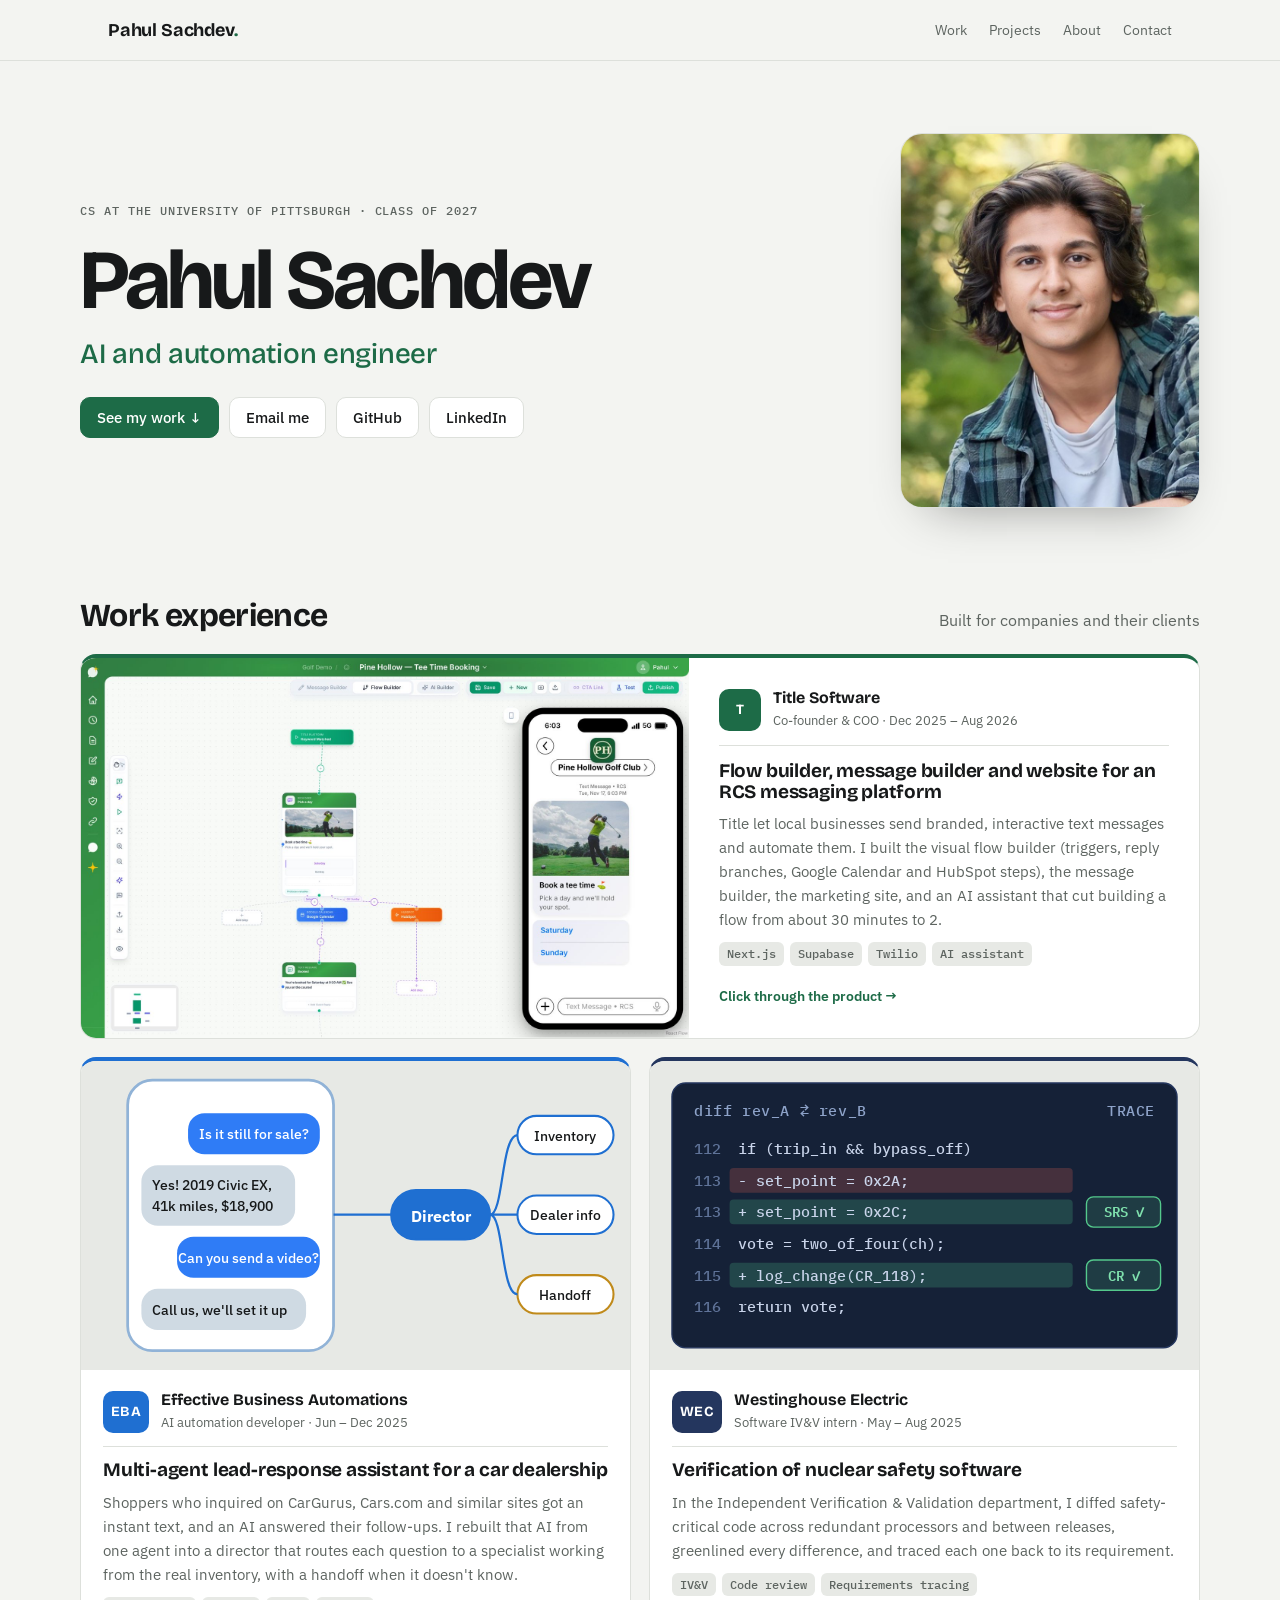
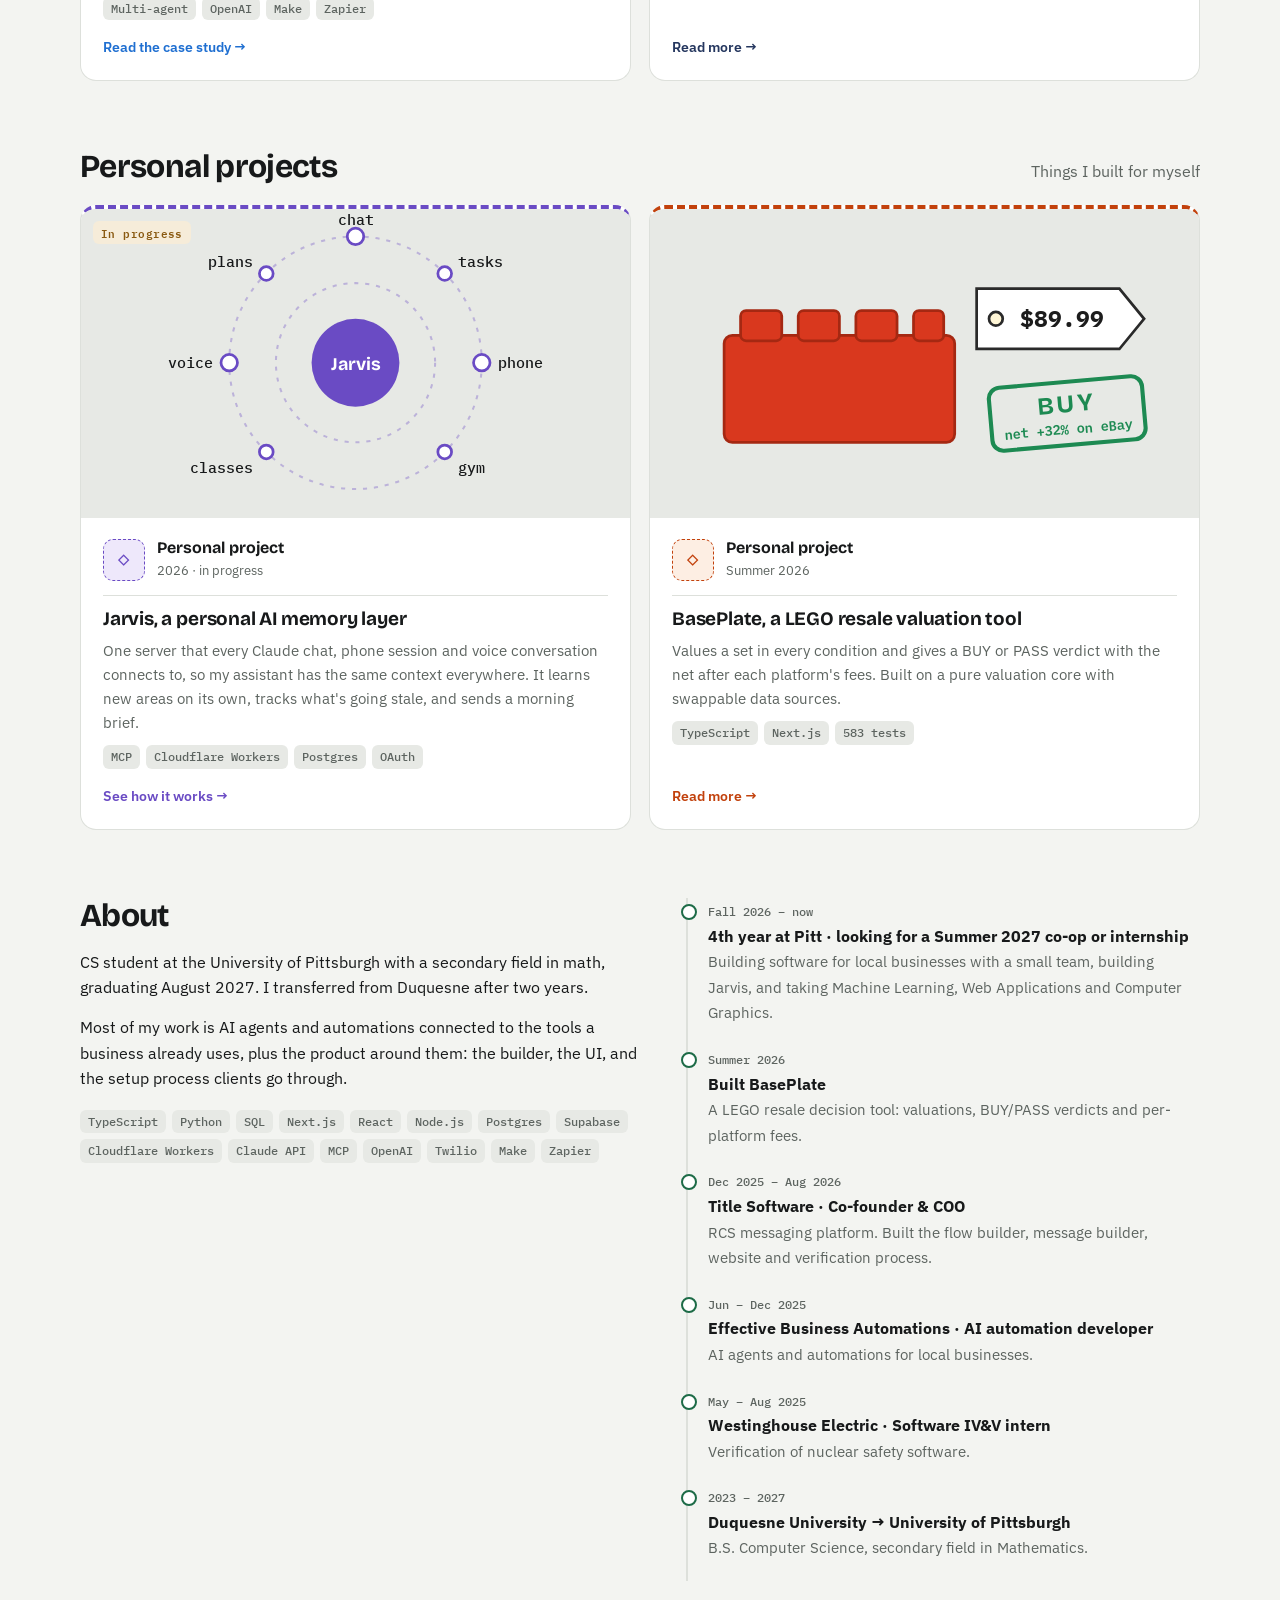
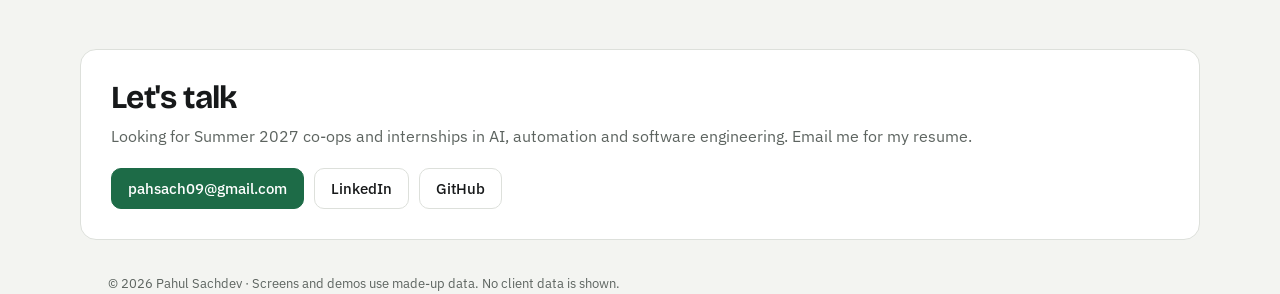
<file: index.html>
<!DOCTYPE html>
<html lang="en">
<head>
<meta charset="utf-8">
<meta name="viewport" content="width=device-width, initial-scale=1">
<title>Pahul Sachdev</title>
<link rel="icon" href="assets/icons/favicon.svg" type="image/svg+xml">
<link rel="icon" href="assets/icons/favicon-32.png" type="image/png" sizes="32x32">
<link rel="apple-touch-icon" href="assets/icons/apple-touch-icon.png">
<meta name="theme-color" content="#1d6b47">
<meta name="description" content="Pahul Sachdev, AI and automation engineer. CS at the University of Pittsburgh. Projects: Title, a dealership AI rebuild, Jarvis, BasePlate.">
<link rel="preconnect" href="https://fonts.googleapis.com">
<link rel="preconnect" href="https://fonts.gstatic.com" crossorigin>
<link href="https://fonts.googleapis.com/css2?family=Bricolage+Grotesque:opsz,wght@12..96,500;12..96,700&family=IBM+Plex+Sans:wght@400;500;600&family=IBM+Plex+Mono:wght@400;500&display=swap" rel="stylesheet">
<link rel="stylesheet" href="assets/site.css">
</head>
<body>
<header class="topbar">
  <div class="wrap">
    <a class="brand" href="index.html">Pahul Sachdev<span>.</span></a>
    <nav class="topnav" aria-label="Main">
      <a href="#work">Work</a>
      <a href="#projects" class="hide-sm">Projects</a>
      <a href="#about" class="hide-sm">About</a>
      <a href="#contact">Contact</a>
    </nav>
  </div>
</header>

<main>
  <section class="hero wrap">
    <div class="hero-grid">
    <div>
    <p class="kicker">CS at the University of Pittsburgh · Class of 2027</p>
    <h1>Pahul Sachdev</h1>
    <p class="role">AI and automation engineer</p>
    <div class="btns">
      <a class="btn primary" href="#work">See my work ↓</a>
      <a class="btn" href="mailto:pahsach09@gmail.com">Email me</a>
      <a class="btn" href="https://github.com/pahul-sachdev" target="_blank" rel="noopener">GitHub</a>
      <a class="btn" href="https://www.linkedin.com/in/pahul-sachdev" target="_blank" rel="noopener">LinkedIn</a>
    </div>
    </div>
    <img class="headshot" src="assets/img/pahul.jpg" alt="Pahul Sachdev" width="640" height="800">
    </div>
  </section>

  <section class="section wrap" id="work" aria-labelledby="work-h">
    <div class="section-head"><h2 id="work-h">Work experience</h2><span class="muted">Built for companies and their clients</span></div>
    <div class="grid">

      <a class="card feature c-title" href="title/index.html">
        <div class="art"><img src="title/img/fb2-finished.jpg" alt="Title's flow builder showing a tee-time booking flow next to a phone preview" loading="lazy"></div>
        <div class="body">
          <div class="org"><span class="mono">T</span><div><b>Title Software</b><span>Co-founder &amp; COO · Dec 2025 – Aug 2026</span></div></div>
          <h3>Flow builder, message builder and website for an RCS messaging platform</h3>
          <p>Title let local businesses send branded, interactive text messages and automate them. I built the visual flow builder (triggers, reply branches, Google Calendar and HubSpot steps), the message builder, the marketing site, and an AI assistant that cut building a flow from about 30 minutes to 2.</p>
          <div class="tags"><span class="tag">Next.js</span><span class="tag">Supabase</span><span class="tag">Twilio</span><span class="tag">AI assistant</span></div>
          <span class="go">Click through the product →</span>
        </div>
      </a>

      <a class="card c-eba" href="work/dealership-ai/index.html">
        <div class="art art-eba" aria-hidden="true">
          <svg viewBox="0 0 400 225">
            <rect class="phone" x="34" y="14" width="150" height="197" rx="18"/>
            <rect class="b-them" x="78" y="38" width="96" height="30" rx="12"/><text class="tw" x="126" y="57" text-anchor="middle">Is it still for sale?</text>
            <rect class="b-bot" x="44" y="76" width="112" height="44" rx="12"/><text class="tb" x="52" y="94">Yes! 2019 Civic EX,</text><text class="tb" x="52" y="109">41k miles, $18,900</text>
            <rect class="b-them" x="70" y="128" width="104" height="30" rx="12"/><text class="tw" x="122" y="147" text-anchor="middle">Can you send a video?</text>
            <rect class="b-bot" x="44" y="166" width="120" height="30" rx="12"/><text class="tb" x="52" y="185">Call us, we'll set it up</text>
            <rect class="chip lead" x="226" y="94" width="72" height="36" rx="18"/><text class="tc" x="262" y="117" text-anchor="middle">Director</text>
            <rect class="chip" x="318" y="40" width="70" height="28" rx="14"/><text class="ts" x="353" y="58" text-anchor="middle">Inventory</text>
            <rect class="chip" x="318" y="98" width="70" height="28" rx="14"/><text class="ts" x="353" y="116" text-anchor="middle">Dealer info</text>
            <rect class="chip warn" x="318" y="156" width="70" height="28" rx="14"/><text class="ts" x="353" y="174" text-anchor="middle">Handoff</text>
            <path class="wire" d="M184 112 H226 M298 112 C308 112 306 54 318 54 M298 112 H318 M298 112 C308 112 306 170 318 170"/>
          </svg>
        </div>
        <div class="body">
          <div class="org"><span class="mono">EBA</span><div><b>Effective Business Automations</b><span>AI automation developer · Jun – Dec 2025</span></div></div>
          <h3>Multi-agent lead-response assistant for a car dealership</h3>
          <p>Shoppers who inquired on CarGurus, Cars.com and similar sites got an instant text, and an AI answered their follow-ups. I rebuilt that AI from one agent into a director that routes each question to a specialist working from the real inventory, with a handoff when it doesn't know.</p>
          <div class="tags"><span class="tag">Multi-agent</span><span class="tag">OpenAI</span><span class="tag">Make</span><span class="tag">Zapier</span></div>
          <span class="go">Read the case study →</span>
        </div>
      </a>

      <a class="card c-wec" href="work/westinghouse/index.html">
        <div class="art art-wec" aria-hidden="true">
          <svg viewBox="0 0 400 225">
            <rect class="pane" x="16" y="16" width="368" height="193" rx="10"/>
            <text class="hdr" x="32" y="40">diff  rev_A ⇄ rev_B</text><text class="hdr r" x="368" y="40" text-anchor="end">TRACE</text>
            <g class="code">
              <text x="32" y="68">112</text><text class="ln" x="64" y="68">  if (trip_in &amp;&amp; bypass_off)</text>
              <rect class="del" x="58" y="78" width="250" height="18" rx="3"/><text x="32" y="91">113</text><text class="ln" x="64" y="91">- set_point = 0x2A;</text>
              <rect class="add" x="58" y="101" width="250" height="18" rx="3"/><text x="32" y="114">113</text><text class="ln" x="64" y="114">+ set_point = 0x2C;</text>
              <text x="32" y="137">114</text><text class="ln" x="64" y="137">  vote = two_of_four(ch);</text>
              <rect class="add" x="58" y="147" width="250" height="18" rx="3"/><text x="32" y="160">115</text><text class="ln" x="64" y="160">+ log_change(CR_118);</text>
              <text x="32" y="183">116</text><text class="ln" x="64" y="183">  return vote;</text>
            </g>
            <rect class="req" x="318" y="99" width="54" height="22" rx="5"/><text class="rt" x="345" y="114" text-anchor="middle">SRS ✓</text>
            <rect class="req" x="318" y="145" width="54" height="22" rx="5"/><text class="rt" x="345" y="160" text-anchor="middle">CR ✓</text>
          </svg>
        </div>
        <div class="body">
          <div class="org"><span class="mono">WEC</span><div><b>Westinghouse Electric</b><span>Software IV&amp;V intern · May – Aug 2025</span></div></div>
          <h3>Verification of nuclear safety software</h3>
          <p>In the Independent Verification &amp; Validation department, I diffed safety-critical code across redundant processors and between releases, greenlined every difference, and traced each one back to its requirement.</p>
          <div class="tags"><span class="tag">IV&amp;V</span><span class="tag">Code review</span><span class="tag">Requirements tracing</span></div>
          <span class="go">Read more →</span>
        </div>
      </a>

    </div>
  </section>

  <section class="section wrap" id="projects" aria-labelledby="proj-h">
    <div class="section-head"><h2 id="proj-h">Personal projects</h2><span class="muted">Things I built for myself</span></div>
    <div class="grid">

      <a class="card c-jarvis personal" href="work/jarvis/index.html">
        <span class="status">In progress</span>
        <div class="art art-jarvis" aria-hidden="true">
          <svg viewBox="0 0 400 225">
            <circle class="ring" cx="200" cy="112" r="92"/><circle class="ring" cx="200" cy="112" r="58"/>
            <circle class="core" cx="200" cy="112" r="32"/><text class="ct" x="200" y="117" text-anchor="middle">Jarvis</text>
            <g class="sat"><circle cx="200" cy="20" r="6"/><circle cx="292" cy="112" r="6"/><circle cx="108" cy="112" r="6"/><circle cx="265" cy="47" r="5"/><circle cx="135" cy="177" r="5"/><circle cx="265" cy="177" r="5"/><circle cx="135" cy="47" r="5"/></g>
            <g class="lab"><text x="200" y="12" text-anchor="middle">chat</text><text x="304" y="116">phone</text><text x="96" y="116" text-anchor="end">voice</text><text x="275" y="42">tasks</text><text x="125" y="192" text-anchor="end">classes</text><text x="275" y="192">gym</text><text x="125" y="42" text-anchor="end">plans</text></g>
          </svg>
        </div>
        <div class="body">
          <div class="org personal"><span class="mono">◇</span><div><b>Personal project</b><span>2026 · in progress</span></div></div>
          <h3>Jarvis, a personal AI memory layer</h3>
          <p>One server that every Claude chat, phone session and voice conversation connects to, so my assistant has the same context everywhere. It learns new areas on its own, tracks what's going stale, and sends a morning brief.</p>
          <div class="tags"><span class="tag">MCP</span><span class="tag">Cloudflare Workers</span><span class="tag">Postgres</span><span class="tag">OAuth</span></div>
          <span class="go">See how it works →</span>
        </div>
      </a>

      <a class="card c-bp personal" href="work/baseplate/index.html">
        <div class="art art-bp" aria-hidden="true">
          <svg viewBox="0 0 400 225">
            <g class="brick"><rect x="54" y="92" width="168" height="78" rx="6"/><rect x="66" y="74" width="30" height="22" rx="4"/><rect x="108" y="74" width="30" height="22" rx="4"/><rect x="150" y="74" width="30" height="22" rx="4"/><rect x="192" y="74" width="22" height="22" rx="4"/></g>
            <g class="tagp"><path d="M238 58 h104 l18 22 l-18 22 h-104 z"/><circle cx="252" cy="80" r="5" class="hole"/><text x="300" y="86" text-anchor="middle">$89.99</text></g>
            <g class="stamp"><rect x="248" y="126" width="112" height="46" rx="8"/><text x="304" y="148" text-anchor="middle" class="s1">BUY</text><text x="304" y="164" text-anchor="middle" class="s2">net +32% on eBay</text></g>
          </svg>
        </div>
        <div class="body">
          <div class="org personal"><span class="mono">◇</span><div><b>Personal project</b><span>Summer 2026</span></div></div>
          <h3>BasePlate, a LEGO resale valuation tool</h3>
          <p>Values a set in every condition and gives a BUY or PASS verdict with the net after each platform's fees. Built on a pure valuation core with swappable data sources.</p>
          <div class="tags"><span class="tag">TypeScript</span><span class="tag">Next.js</span><span class="tag">583 tests</span></div>
          <span class="go">Read more →</span>
        </div>
      </a>

    </div>
  </section>

  <section class="section wrap" id="about" aria-labelledby="about-h">
    <div class="about">
      <div>
        <h2 id="about-h">About</h2>
        <p style="margin-top:16px">CS student at the University of Pittsburgh with a secondary field in math, graduating August 2027. I transferred from Duquesne after two years.</p>
        <p>Most of my work is AI agents and automations connected to the tools a business already uses, plus the product around them: the builder, the UI, and the setup process clients go through.</p>
        <div class="tags" style="margin-top:18px">
          <span class="tag">TypeScript</span><span class="tag">Python</span><span class="tag">SQL</span><span class="tag">Next.js</span><span class="tag">React</span><span class="tag">Node.js</span><span class="tag">Postgres</span><span class="tag">Supabase</span><span class="tag">Cloudflare Workers</span><span class="tag">Claude API</span><span class="tag">MCP</span><span class="tag">OpenAI</span><span class="tag">Twilio</span><span class="tag">Make</span><span class="tag">Zapier</span>
        </div>
      </div>
      <ol class="timeline" aria-label="Experience">
        <li><span class="when">Fall 2026 – now</span><b>4th year at Pitt · looking for a Summer 2027 co-op or internship</b><span>Building software for local businesses with a small team, building Jarvis, and taking Machine Learning, Web Applications and Computer Graphics.</span></li>
        <li><span class="when">Summer 2026</span><b>Built BasePlate</b><span>A LEGO resale decision tool: valuations, BUY/PASS verdicts and per-platform fees.</span></li>
        <li><span class="when">Dec 2025 – Aug 2026</span><b>Title Software · Co-founder &amp; COO</b><span>RCS messaging platform. Built the flow builder, message builder, website and verification process.</span></li>
        <li><span class="when">Jun – Dec 2025</span><b>Effective Business Automations · AI automation developer</b><span>AI agents and automations for local businesses.</span></li>
        <li><span class="when">May – Aug 2025</span><b>Westinghouse Electric · Software IV&amp;V intern</b><span>Verification of nuclear safety software.</span></li>
        <li><span class="when">2023 – 2027</span><b>Duquesne University → University of Pittsburgh</b><span>B.S. Computer Science, secondary field in Mathematics.</span></li>
      </ol>
    </div>
  </section>

  <section class="section wrap" id="contact" aria-labelledby="contact-h">
    <div class="contact">
      <div>
        <h2 id="contact-h">Let's talk</h2>
        <p class="muted" style="margin:8px 0 0">Looking for Summer 2027 co-ops and internships in AI, automation and software engineering. Email me for my resume.</p>
      </div>
      <div class="btns" style="margin:0">
        <a class="btn primary" href="mailto:pahsach09@gmail.com">pahsach09@gmail.com</a>
        <a class="btn" href="https://www.linkedin.com/in/pahul-sachdev" target="_blank" rel="noopener">LinkedIn</a>
        <a class="btn" href="https://github.com/pahul-sachdev" target="_blank" rel="noopener">GitHub</a>
      </div>
    </div>
  </section>
</main>

<footer class="wrap">© 2026 Pahul Sachdev · Screens and demos use made-up data. No client data is shown.</footer>
</body>
</html>
</file>
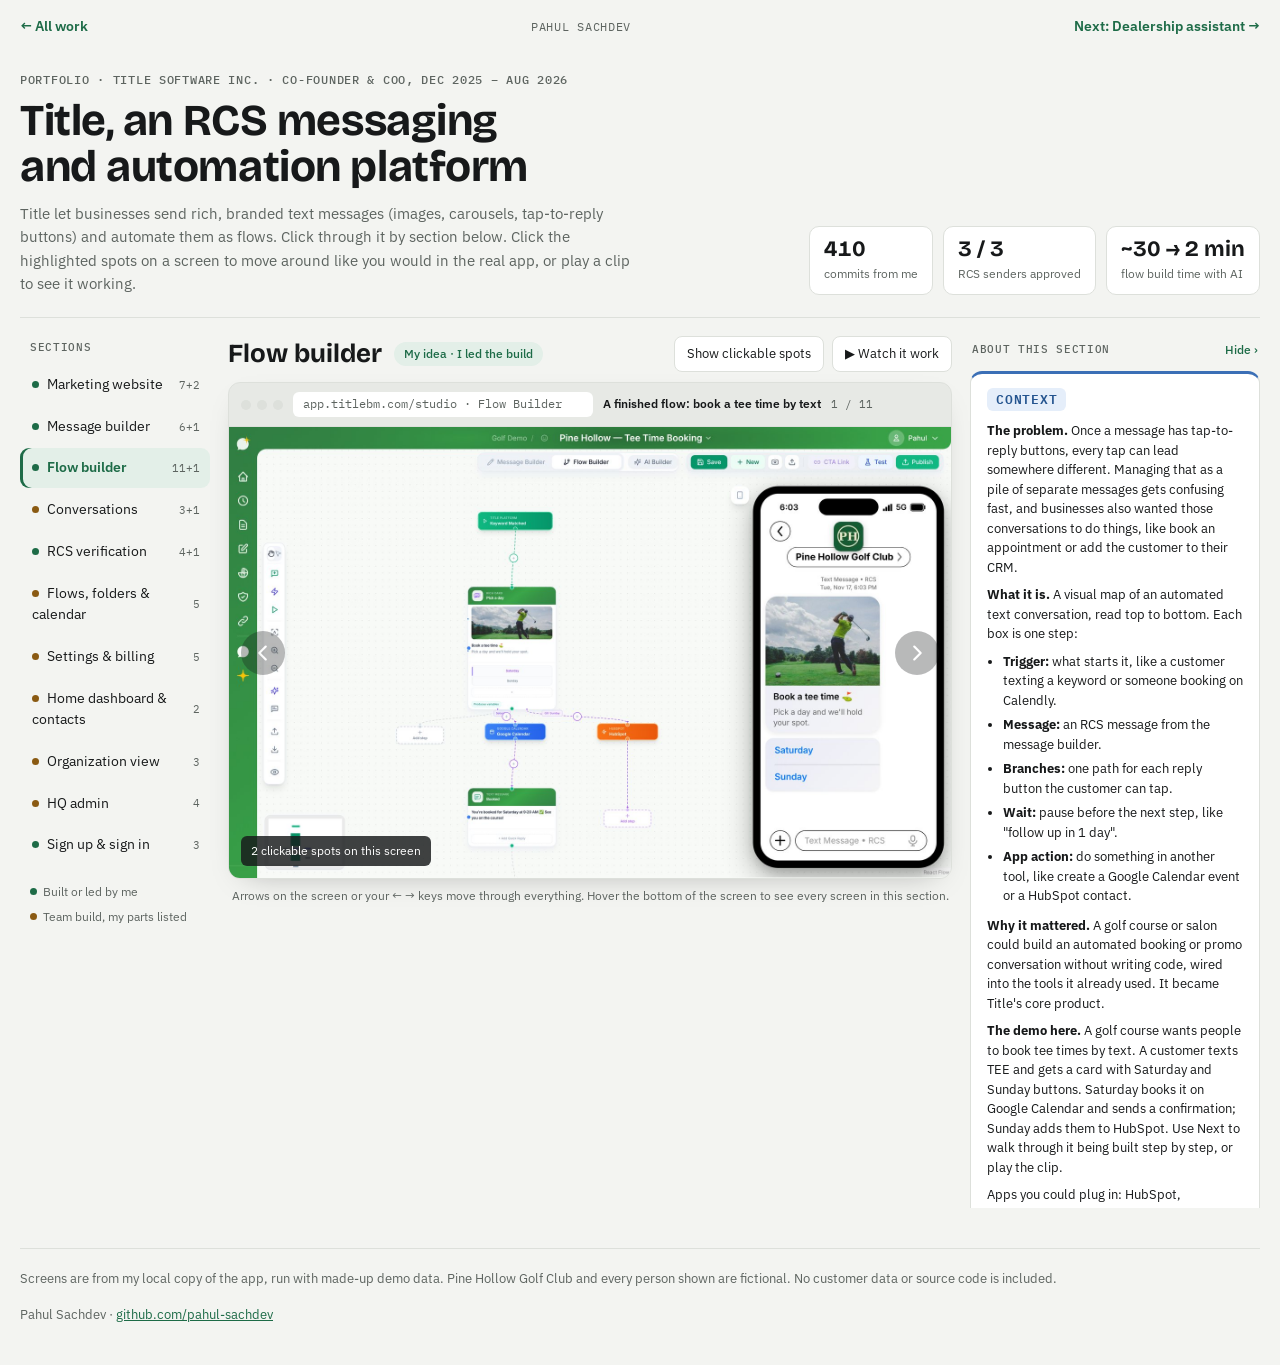
<file: title/index.html>
<!DOCTYPE html>
<html lang="en">
<head>
<meta charset="utf-8">
<meta name="viewport" content="width=device-width, initial-scale=1">
<title>Title walkthrough — Pahul Sachdev</title>
<link rel="icon" href="../assets/icons/favicon.svg" type="image/svg+xml">
<link rel="icon" href="../assets/icons/favicon-32.png" type="image/png" sizes="32x32">
<link rel="apple-touch-icon" href="../assets/icons/apple-touch-icon.png">
<meta name="theme-color" content="#1d6b47">
<link rel="preconnect" href="https://fonts.googleapis.com">
<link rel="preconnect" href="https://fonts.gstatic.com" crossorigin>
<link href="https://fonts.googleapis.com/css2?family=Bricolage+Grotesque:opsz,wght@12..96,500;12..96,700&family=IBM+Plex+Sans:wght@400;500;600&family=IBM+Plex+Mono:wght@400;500&display=swap" rel="stylesheet">
<style>
/* Layout idea: a product walkthrough. Section rail on the left, a browser-frame stage you can click through in the middle, notes on what I built underneath. */
:root {
  --bg: #f3f4f1;
  --surface: #ffffff;
  --ink: #17191a;
  --muted: #5d6460;
  --line: #dde0db;
  --accent: #1d6b47;
  --accent-soft: #e3efe8;
  --team: #8a5a12;
  --team-soft: #f6ecd9;
  --frame: #e7e9e5;
  --font-display: 'Bricolage Grotesque', 'Helvetica Neue', Arial, sans-serif;
  --font-body: 'IBM Plex Sans', 'Helvetica Neue', Arial, sans-serif;
  --font-mono: 'IBM Plex Mono', ui-monospace, Menlo, monospace;
  color-scheme: light;
}
@media (prefers-color-scheme: dark) {
  :root:not([data-theme="light"]) {
    --bg: #121514; --surface: #1a1e1c; --ink: #eef1ee; --muted: #a2aaa5; --line: #2c322f;
    --accent: #6fcf9c; --accent-soft: #1f3329; --team: #e6b866; --team-soft: #3a2f1c; --frame: #232826;
    color-scheme: dark;
  }
}
:root[data-theme="dark"] {
  --bg: #121514; --surface: #1a1e1c; --ink: #eef1ee; --muted: #a2aaa5; --line: #2c322f;
  --accent: #6fcf9c; --accent-soft: #1f3329; --team: #e6b866; --team-soft: #3a2f1c; --frame: #232826;
  color-scheme: dark;
}
* { box-sizing: border-box; }
html, body { margin: 0; }
body { background: var(--bg); color: var(--ink); font: 15px/1.55 var(--font-body); -webkit-font-smoothing: antialiased; }
a { color: var(--accent); }
button { font: inherit; color: inherit; }
:focus-visible { outline: 2px solid var(--accent); outline-offset: 2px; border-radius: 4px; }

.wrap { max-width: 1440px; margin: 0 auto; padding: 0 24px; }
header.top { padding: 36px 0 22px; display: grid; grid-template-columns: 1fr auto; gap: 24px; align-items: end; border-bottom: 1px solid var(--line); }
.kicker { font: 500 12px/1 var(--font-mono); letter-spacing: .06em; text-transform: uppercase; color: var(--muted); margin: 0 0 12px; }
h1 { font: 700 clamp(28px, 4vw, 44px)/1.05 var(--font-display); margin: 0; text-wrap: balance; letter-spacing: -.01em; }
.lede { max-width: 68ch; color: var(--muted); margin: 12px 0 0; }
.facts { display: flex; flex-wrap: wrap; gap: 10px; justify-content: flex-end; }
.fact { background: var(--surface); border: 1px solid var(--line); border-radius: 10px; padding: 10px 14px; min-width: 120px; }
.fact b { display: block; font: 700 22px/1.1 var(--font-display); font-variant-numeric: tabular-nums; }
.fact span { font-size: 12px; color: var(--muted); }

.stage-head { display: flex; flex-wrap: wrap; gap: 12px; align-items: center; justify-content: space-between; margin-bottom: 12px; }
.stage-head h2 { font: 700 26px/1.15 var(--font-display); margin: 0; text-wrap: balance; }
.badge { font: 500 12px/1 var(--font-body); padding: 6px 10px; border-radius: 999px; white-space: nowrap; }
.badge.me { background: var(--accent-soft); color: var(--accent); }
.badge.team { background: var(--team-soft); color: var(--team); }
.controls { display: flex; gap: 8px; flex-wrap: wrap; }
.btn { cursor: pointer; border: 1px solid var(--line); background: var(--surface); border-radius: 8px; padding: 7px 12px; font-size: 13px; display: inline-flex; gap: 6px; align-items: center; }
.btn:hover { border-color: var(--accent); }
.btn[aria-pressed="true"] { background: var(--accent); color: #fff; border-color: var(--accent); }
.btn[disabled] { opacity: .45; cursor: default; }

.browser { background: var(--frame); border: 1px solid var(--line); border-radius: 12px; overflow: hidden; box-shadow: 0 10px 30px -18px rgba(0,0,0,.35); }
.chrome { display: flex; align-items: center; gap: 12px; padding: 9px 12px; border-bottom: 1px solid var(--line); }
.dots { display: flex; gap: 6px; } .dots i { width: 10px; height: 10px; border-radius: 50%; background: var(--line); display: block; }
.url { flex: 1; min-width: 0; background: var(--surface); border-radius: 6px; padding: 4px 10px; font: 12px/1.4 var(--font-mono); color: var(--muted); white-space: nowrap; overflow: hidden; text-overflow: ellipsis; }
.screen { position: relative; aspect-ratio: 16 / 10; background: var(--surface); overflow: hidden; }
.screen.tall { overflow-y: auto; }
.screen img { display: block; width: 100%; height: auto; }
.screen video { display: block; width: 100%; height: 100%; object-fit: contain; background: #000; }
.hot { position: absolute; border-radius: 6px; cursor: pointer; border: 2px solid transparent; background: transparent; padding: 0; }
.hot:hover, .hot:focus-visible { border-color: var(--accent); background: rgba(29,107,71,.10); }
.showhot .hot { border-color: #f5b301; background: rgba(245,179,1,.14); animation: pulse 1.6s ease-in-out infinite; }
@keyframes pulse { 50% { background: rgba(245,179,1,.28); } }
@media (prefers-reduced-motion: reduce) { .showhot .hot { animation: none; } }
.browser { position: relative; }

.screen.narrow { background: var(--frame); }
.screen.narrow img { width: 390px; max-width: 80%; margin: 24px auto; border-radius: 28px; border: 8px solid #17191a; box-shadow: 0 16px 40px -20px rgba(0,0,0,.6); }
.scrollcue { position: absolute; left: 0; right: 0; bottom: 0; height: 110px; display: flex; align-items: flex-end; justify-content: center; padding-bottom: 16px; pointer-events: none; background: linear-gradient(to bottom, transparent, rgba(0,0,0,.35)); transition: opacity .3s; border-radius: 0 0 12px 12px; }
.scrollcue span { pointer-events: auto; cursor: pointer; background: var(--accent); color: #fff; font-weight: 600; font-size: 14px; padding: 9px 16px; border-radius: 999px; box-shadow: 0 6px 18px -6px rgba(0,0,0,.5); display: inline-flex; gap: 8px; align-items: center; }
.scrollcue span i { font-style: normal; display: inline-block; animation: bob 1.2s ease-in-out infinite; }
.scrollcue.gone { opacity: 0; }
.scrollcue.gone span { pointer-events: none; }
@keyframes bob { 50% { transform: translateY(4px); } }
@media (prefers-reduced-motion: reduce) { .scrollcue span i { animation: none; } }
.hint { position: absolute; left: 12px; bottom: 12px; background: rgba(23,25,26,.82); color: #fff; font-size: 12px; padding: 6px 10px; border-radius: 6px; pointer-events: none; }

.card { background: var(--surface); border: 1px solid var(--line); border-radius: 12px; padding: 18px 20px; }
.card h3 { font: 600 13px/1 var(--font-mono); letter-spacing: .05em; text-transform: uppercase; color: var(--muted); margin: 0 0 12px; }
.card ul { margin: 0; padding-left: 18px; display: grid; gap: 7px; }
.card p { margin: 0 0 10px; max-width: 65ch; }
.card p:last-child { margin-bottom: 0; }
#context ul { margin: 0 0 10px; }
.stack { display: flex; flex-wrap: wrap; gap: 6px; margin-top: 12px; }
.stack span { font: 12px var(--font-mono); background: var(--frame); padding: 3px 8px; border-radius: 5px; }

footer { border-top: 1px solid var(--line); padding: 20px 0 40px; color: var(--muted); font-size: 13px; display: flex; justify-content: space-between; gap: 16px; flex-wrap: wrap; }

/* ---------- three-column layout: sections | screen | notes ---------- */
.wrap { max-width: 1760px; padding: 0 20px; }
.app { display: grid; grid-template-columns: 190px minmax(0, 1fr) 290px; gap: 18px; padding: 18px 0 40px; align-items: start; transition: grid-template-columns .35s ease; }
.app.notes-hidden { grid-template-columns: 190px minmax(0, 1fr) 0px; }
.app.notes-hidden .notes { opacity: 0; pointer-events: none; }
.notes-open { display: none; }
.app.notes-hidden .notes-open { display: inline-flex; }

nav.rail { position: sticky; top: 14px; display: flex; flex-direction: column; gap: 2px; }
.rail-label { font: 500 11px/1 var(--font-mono); letter-spacing: .06em; text-transform: uppercase; color: var(--muted); margin: 6px 0 10px 10px; }
.rail-pill { position: absolute; left: 0; right: 0; top: 0; height: 0; border-radius: 9px; background: var(--accent-soft); box-shadow: inset 3px 0 0 var(--accent); transition: top .45s cubic-bezier(.3,.9,.3,1), height .45s cubic-bezier(.3,.9,.3,1); pointer-events: none; }
.rail button { all: unset; position: relative; z-index: 1; cursor: pointer; display: grid; grid-template-columns: 1fr auto; gap: 8px; align-items: center; padding: 9px 10px 9px 12px; border-radius: 9px; color: var(--ink); font-size: 14px; transition: color .25s; }
.rail button { transition: color .25s, background .2s, transform .2s; }
.rail button:hover { background: rgba(29,107,71,.08); transform: translateX(3px); color: var(--accent); }
.rail button .who { transition: transform .2s; }
.rail button:hover .who { transform: scale(1.5); }
.rail button:hover small { color: var(--accent); }
.rail button:focus-visible { outline: 2px solid var(--accent); outline-offset: 1px; }
.rail button[aria-current="true"] { color: var(--accent); font-weight: 600; }
.rail button[aria-current="true"]:hover { background: transparent; transform: none; }
.rail button small { font: 400 11px var(--font-mono); color: var(--muted); }
.rail button.flash { animation: railflash .7s ease; }
@keyframes railflash { 0% { transform: translateX(0); } 30% { transform: translateX(6px); } 100% { transform: translateX(0); } }
.rail .who { width: 7px; height: 7px; border-radius: 50%; display: inline-block; margin-right: 8px; vertical-align: 1px; }
.who.me { background: var(--accent); } .who.team { background: var(--team); }
.legend { margin: 16px 10px 0; display: grid; gap: 6px; font-size: 12px; color: var(--muted); }
.legend .who { margin-right: 6px; }

.stage-head { display: flex; flex-wrap: wrap; gap: 10px; align-items: center; justify-content: space-between; margin-bottom: 10px; }
.title-row { display: flex; gap: 12px; align-items: center; flex-wrap: wrap; }
.title-row.enter { animation: titlein .35s ease; }
@keyframes titlein { from { opacity: 0; transform: translateY(6px); } }

/* screen sized to the window: stage head + browser chrome + tip sit around it */
.browser { width: min(100%, max(520px, calc((100vh - 168px) * 1.6))); margin: 0 auto; }
.chrome { gap: 10px; }
.url { flex: 0 1 300px; }
.where { flex: 0 1 auto; min-width: 0; display: flex; gap: 10px; align-items: center; font-size: 12px; color: var(--muted); white-space: nowrap; overflow: hidden; }
.where b { color: var(--ink); font-weight: 600; overflow: hidden; text-overflow: ellipsis; }
#count { font-family: var(--font-mono); font-size: 11px; }
.viewport { position: relative; overflow: hidden; }
.ghost { position: absolute; inset: 0; overflow: hidden; background: var(--surface); z-index: 2; pointer-events: none; }
.ghost video { width: 100%; height: 100%; object-fit: contain; background: #000; display: block; }
.ghost img { display: block; width: 100%; height: auto; }

.arrow { position: absolute; top: 50%; transform: translateY(-50%); z-index: 4; width: 44px; height: 44px; border-radius: 50%; border: 0; cursor: pointer; display: grid; place-items: center; background: rgba(23,25,26,.55); color: #fff; opacity: .55; transition: opacity .2s, background .2s; }
.arrow svg { width: 22px; height: 22px; fill: none; stroke: currentColor; stroke-width: 2.4; stroke-linecap: round; stroke-linejoin: round; }
.arrow.left { left: 12px; } .arrow.right { right: 12px; }
.viewport:hover .arrow { opacity: .9; }
.arrow:hover, .arrow:focus-visible { opacity: 1; background: var(--accent); }
.arrow[disabled] { opacity: 0 !important; pointer-events: none; }

/* filmstrip dock */
.dock { position: absolute; left: 0; right: 0; bottom: 0; z-index: 5; display: flex; flex-direction: column; align-items: flex-end; pointer-events: none; }
.strip { pointer-events: auto; width: 100%; display: flex; gap: 10px; overflow-x: auto; padding: 12px 14px; background: rgba(14,16,17,.82); backdrop-filter: blur(6px); -webkit-backdrop-filter: blur(6px); transform: translateY(100%); transition: transform .22s ease; scrollbar-width: thin; }
.dock.open .strip { transform: none; }
.thumb { all: unset; position: relative; cursor: pointer; flex: 0 0 132px; border-radius: 7px; overflow: hidden; border: 2px solid transparent; background: #fff; opacity: .42; filter: brightness(.7) saturate(.8); transition: opacity .18s, filter .18s, transform .18s, border-color .18s; }
.thumb:hover, .thumb:focus-visible { opacity: 1; filter: none; transform: translateY(-3px); }
.thumb[aria-current="true"] { opacity: 1; filter: none; border-color: #8fd19e; box-shadow: 0 0 0 3px rgba(143,209,158,.35); }
.thumb:focus-visible { outline: 2px solid #8fd19e; outline-offset: 1px; }
.thumb img { display: block; width: 100%; aspect-ratio: 16/10; object-fit: cover; object-position: top left; }
.thumb span { display: block; padding: 4px 7px; font-size: 11px; color: #3b3f42; white-space: nowrap; overflow: hidden; text-overflow: ellipsis; }
.thumb .play { position: absolute; left: 0; right: 0; top: 0; aspect-ratio: 16/10; display: grid; place-items: center; background: rgba(0,0,0,.18); }
.thumb .play i { width: 34px; height: 34px; border-radius: 50%; background: rgba(0,0,0,.62); display: grid; place-items: center; box-shadow: 0 0 0 2px rgba(255,255,255,.85); }
.thumb .play i::before { content: ""; margin-left: 3px; border-left: 11px solid #fff; border-top: 7px solid transparent; border-bottom: 7px solid transparent; }
.thumb .vbar { position: absolute; left: 6px; right: 6px; top: calc(132px * 10 / 16 - 12px); height: 3px; border-radius: 2px; background: rgba(255,255,255,.55); }
.thumb .vbar::before { content: ""; position: absolute; left: 0; top: 0; bottom: 0; width: 35%; background: #ff4d4d; border-radius: 2px; }
.playing .dock { bottom: 52px; }
.viewport:has(.dock.open) .scrollcue { opacity: 0; }
.tip { text-align: center; color: var(--muted); font-size: 12px; margin: 8px 0 0; }

/* notes column */
.notes { position: sticky; top: 14px; max-height: calc(100vh - 28px); overflow-y: auto; display: flex; flex-direction: column; gap: 14px; transition: opacity .25s; scrollbar-width: thin; }
.notes-head { display: flex; justify-content: space-between; align-items: center; font: 500 11px/1 var(--font-mono); letter-spacing: .06em; text-transform: uppercase; color: var(--muted); padding: 6px 2px 0; }
.linkbtn { all: unset; cursor: pointer; font: 500 12px var(--font-body); letter-spacing: 0; text-transform: none; color: var(--accent); }
.linkbtn:hover { text-decoration: underline; }
.notes .card { padding: 14px 16px; font-size: 13px; line-height: 1.5; border-top-width: 3px; }
.notes .card p { margin-bottom: 8px; }
.notes .card ul { gap: 5px; padding-left: 16px; }
.notes .card h3 { margin: 0 0 10px; }
.notes .card h3 span { display: inline-block; padding: 5px 9px; border-radius: 6px; letter-spacing: .06em; }
.note-context { border-top-color: #3b6fb6; }
.note-context h3 span { background: #e5eefa; color: #24548f; }
.note-built { border-top-color: var(--accent); }
.note-built h3 span { background: var(--accent-soft); color: var(--accent); }
.notes .stack span { font-size: 11px; }
.notes.enter .card { animation: titlein .35s ease; }

@media (prefers-reduced-motion: reduce) { .strip, .rail-pill, .app { transition: none; } .title-row.enter, .notes.enter .card, .rail button.flash { animation: none; } }
@media (hover: none) {
  .dock { position: static; pointer-events: auto; }
  .strip { transform: none; background: none; backdrop-filter: none; padding: 10px 0 0; }
  .thumb { background: var(--surface); border-color: var(--line); }
  .playing .dock { bottom: 0; }
  .tip { display: none; }
  .arrow { opacity: .85; width: 40px; height: 40px; }
}
@media (max-width: 1180px) {
  .app, .app.notes-hidden { grid-template-columns: 200px minmax(0, 1fr); }
  .notes { grid-column: 1 / -1; position: static; max-height: none; display: grid; grid-template-columns: 1fr 1fr; opacity: 1 !important; pointer-events: auto !important; }
  .notes-head, .notes-open { display: none !important; }
}
@media (max-width: 820px) {
  header.top { grid-template-columns: 1fr; }
  .facts { justify-content: flex-start; }
  .app, .app.notes-hidden { grid-template-columns: 1fr; }
  nav.rail { position: static; flex-direction: row; overflow-x: auto; gap: 6px; padding-bottom: 4px; }
  .rail-label, .legend, .rail-pill { display: none; }
  .rail button { white-space: nowrap; border: 1px solid var(--line); background: var(--surface); }
  .rail button[aria-current="true"] { background: var(--accent-soft); }
  .rail button small { display: none; }
  .notes { grid-template-columns: 1fr; }
  .where #cap { display: none; }
}
@media (max-width: 480px) { .wrap { padding: 0 16px; } .hint { display: none; } .url { display: none; } .arrow { width: 34px; height: 34px; } }
.sitebar { display: flex; justify-content: space-between; align-items: center; gap: 12px; padding: 16px 0 0; font-size: 14px; }
.sitebar a { color: var(--accent); text-decoration: none; font-weight: 600; }
.sitebar a:hover { text-decoration: underline; }
.sitebar span { color: var(--muted); font-family: var(--font-mono); font-size: 12px; letter-spacing: .06em; text-transform: uppercase; }
@media (max-width: 640px) { .sitebar span { display: none; } }
</style>
</head>
<body>
<div class="wrap">
  <nav class="sitebar" aria-label="Site"><a href="../index.html">← All work</a><span>Pahul Sachdev</span><a href="../work/dealership-ai/index.html">Next: Dealership assistant →</a></nav>
  <header class="top">
    <div>
      <p class="kicker">Portfolio · Title Software Inc. · Co-founder &amp; COO, Dec 2025 – Aug 2026</p>
      <h1>Title, an RCS messaging and automation platform</h1>
      <p class="lede">Title let businesses send rich, branded text messages (images, carousels, tap-to-reply buttons) and automate them as flows. Click through it by section below. Click the highlighted spots on a screen to move around like you would in the real app, or play a clip to see it working.</p>
    </div>
    <div class="facts">
      <div class="fact"><b>410</b><span>commits from me</span></div>
      <div class="fact"><b>3 / 3</b><span>RCS senders approved</span></div>
      <div class="fact"><b>~30 → 2 min</b><span>flow build time with AI</span></div>
    </div>
  </header>

  <div class="app" id="app">
    <nav class="rail" id="rail" aria-label="Sections">
      <p class="rail-label">Sections</p>
      <div class="rail-pill" id="railpill" aria-hidden="true"></div>
    </nav>

    <section class="theater" id="theater" aria-label="Walkthrough">
      <div class="stage-head">
        <div class="title-row" id="titlerow">
          <h2 id="sec-title"></h2>
          <span class="badge" id="sec-badge"></span>
        </div>
        <div class="controls">
          <button class="btn" id="hotbtn" aria-pressed="false">Show clickable spots</button>
          <button class="btn" id="clipbtn" aria-pressed="false">▶ Watch it work</button>
          <button class="btn notes-open" id="notesopen" aria-controls="notes">Notes ‹</button>
        </div>
      </div>

      <div class="browser" id="browser">
        <div class="chrome">
          <div class="dots"><i></i><i></i><i></i></div>
          <div class="url" id="url"></div>
          <div class="where"><span id="cap"></span><span id="count"></span></div>
        </div>
        <div class="viewport" id="viewport">
          <div class="screen" id="screen"></div>
          <button class="arrow left" id="prev" aria-label="Previous screen"><svg viewBox="0 0 24 24" aria-hidden="true"><path d="M15 5l-7 7 7 7"/></svg></button>
          <button class="arrow right" id="next" aria-label="Next screen"><svg viewBox="0 0 24 24" aria-hidden="true"><path d="M9 5l7 7-7 7"/></svg></button>
          <div class="dock" id="dock">
            <div class="strip" id="strip" aria-label="Screens in this section"></div>
          </div>
        </div>
      </div>
      <p class="tip">Arrows on the screen or your ← → keys move through everything. Hover the bottom of the screen to see every screen in this section.</p>
    </section>

    <aside class="notes" id="notes" aria-label="About this section">
      <div class="notes-head"><span>About this section</span><button class="linkbtn" id="noteshide" aria-controls="notes">Hide ›</button></div>
      <div class="card note-context"><h3><span>Context</span></h3><div id="context"></div></div>
      <div class="card note-built"><h3><span>What I built</span></h3><ul id="built"></ul><div class="stack" id="stack"></div></div>
    </aside>
  </div>

  <footer>
    <span>Screens are from my local copy of the app, run with made-up demo data. Pine Hollow Golf Club and every person shown are fictional. No customer data or source code is included.</span>
    <span>Pahul Sachdev · <a href="https://github.com/pahul-sachdev">github.com/pahul-sachdev</a></span>
  </footer>
</div>

<script>
const HOT = {
  shell: [
    { l: 'Home', to: 'home', x: 3.38, y: 14.15, w: 7, h: 3.2 },
    { l: 'Conversations', to: 'conv-list', x: 3.38, y: 18.95, w: 7, h: 3.2 },
    { l: 'Creations', to: 'flows-list', x: 3.38, y: 23.75, w: 7, h: 3.2 },
    { l: 'Settings', to: 'settings-agent', x: 3.38, y: 90.6, w: 7, h: 3.2 },
  ],
  home: [
    { l: 'Conversations', to: 'conv-list', x: 3.38, y: 19.35, w: 7, h: 3.2 },
    { l: 'Creations', to: 'flows-list', x: 3.38, y: 24.15, w: 7, h: 3.2 },
    { l: 'Settings', to: 'settings-agent', x: 3.38, y: 90.6, w: 7, h: 3.2 },
  ],
  homeContinue: [
    { l: 'Conversations', to: 'conv-list', x: 3.38, y: 23.95, w: 7, h: 3.2 },
    { l: 'Creations', to: 'flows-list', x: 3.38, y: 28.75, w: 7, h: 3.2 },
    { l: 'Get Verified', to: 'verify-form', x: 86.3, y: 43.6, w: 9.4, h: 4.6 },
    { l: 'Get Verified', to: 'verify-form', x: 0.8, y: 6.5, w: 12.8, h: 4.2 },
  ],
  conv: [
    { l: 'Home', to: 'home', x: 3.38, y: 14.55, w: 7, h: 3.2 },
    { l: 'Creations', to: 'flows-list', x: 3.38, y: 24.15, w: 7, h: 3.2 },
    { l: 'Settings', to: 'settings-agent', x: 3.38, y: 90.6, w: 7, h: 3.2 },
  ],
  settings: [
    { l: 'Brand details', to: 'settings-brand', x: 16.94, y: 18.98, w: 6.5, h: 3.15 },
    { l: 'RCS agent', to: 'settings-agent', x: 16.94, y: 22.73, w: 6.5, h: 3.15 },
    { l: 'Team Members', to: 'settings-team', x: 16.94, y: 26.48, w: 6.5, h: 3.15 },
    { l: 'Credits & usage', to: 'settings-credits', x: 16.94, y: 48.48, w: 6.9, h: 3.15 },
  ],
  hq: [
    { l: 'Dashboard', to: 'hq-dashboard', x: 3.38, y: 8.7, w: 6, h: 3.2 },
    { l: 'Analytics', to: 'hq-analytics', x: 3.38, y: 23.1, w: 6, h: 3.2 },
    { l: 'Support Tickets', to: 'hq-tickets', x: 3.38, y: 32.7, w: 7.4, h: 3.2 },
    { l: 'Tasks', to: 'hq-tasks', x: 3.38, y: 37.5, w: 6, h: 3.2 },
  ],
  tabs: [
    { l: 'Message Builder', to: 'studio-card', x: 36.04, y: 5, w: 9.48, h: 4 },
    { l: 'Flow Builder', to: 'fb2-finished', x: 45.6, y: 5, w: 8.6, h: 4 },
  ],
  tabs2: [
    { l: 'Message Builder', to: 'studio-card', x: 34.9, y: 6.1, w: 9.7, h: 3.3 },
    { l: 'Flow Builder', to: 'fb2-finished', x: 44.8, y: 6.1, w: 9.6, h: 3.3 },
  ],
  groups: [
    { l: 'welcome', to: 'studio-card', x: 5.2, y: 10.4, w: 18, h: 5.6 },
    { l: 'deals', to: 'studio-carousel', x: 5.2, y: 39.2, w: 18, h: 5.6 },
  ],
};
const shellPlus = (...extra) => [...HOT.shell, ...extra];

const SECTIONS = [
  { id: 'website', name: 'Marketing website', who: 'me', badge: 'Built by me', dates: 'Nov 2025 – Apr 2026',
    url: 'titlebm.com',
    built: [
      'Designed and built the public site in Next.js: hero, a tabbed RCS feature explorer with phone demos, and the waitlist.',
      'Built the "Create your first RCS message" sandbox: a visitor uploads a logo, writes a rich card, adds buttons and quick replies, and watches it build live on the phone before sending it to themselves.',
      'Laid out every section for phones as well as desktop.',
    ],
    stack: ['Next.js', 'React', 'TypeScript', 'CSS'],
    context: '<p>This is the site as I left it at launch in December 2025, with regular updates through April 2026. The live site today is not my version.</p><p>It was the front door for golf courses and other local businesses: explain what RCS is in plain terms, show it on a real-looking phone, and let a visitor build and send a message to their own phone in about a minute.</p>',
    screens: [
      { id: 'web-hero', t: 'Homepage hero', hot: [{ l: 'Create RCS Now', to: 'web-sandbox', x: 3, y: 60.5, w: 18, h: 7.5 }] },
      { id: 'web-carousels', t: 'Feature explorer: carousels' },
      { id: 'web-qr', t: 'Feature explorer: quick replies' },
      { id: 'web-sandbox', t: 'Send-to-your-phone sandbox' },
      { id: 'web-mobile-full', t: 'Phone layout, full page', tall: true, narrow: true },
      { id: 'web-full', t: 'Full page, Dec 2025', tall: true },
      { id: 'web-apr-full', t: 'Full page, Apr 2026', tall: true },
    ], clips: [{ id: 'website-sandbox', t: 'Build and send your own message' }, { id: 'website-features', t: 'Feature explorer' }] },
  { id: 'message-builder', name: 'Message builder', who: 'me', badge: 'Built by me', url: 'app.titlebm.com/studio · Message Builder',
    built: [
      'Built the RCS message builder: rich cards, swipeable carousels, plain text and media, with a live iPhone preview that updates as you type.',
      'Action buttons with five types: open a link, call a number, add an event to the calendar, send a location, or ask for the customer\'s location.',
      'Quick replies that link one message to the next: each reply has a "Goes to" setting that picks which message group it opens, which is how a single text becomes a menu.',
      'A phone preview you can actually use: tap a reply and it plays the next message, like the customer would see it. Multiple buttons fold into a menu, and Reset starts the conversation over.',
      'Personalization variables like {first_name}, and character limits that change with the messaging provider so nothing gets cut off at send time.',
    ],
    stack: ['React', 'TypeScript', 'Supabase', 'Pinnacle & Twilio RCS'],
    context: '<p><b>First, what is RCS?</b> RCS (Rich Communication Services) is the upgrade to regular text messaging. It arrives in the phone\'s normal Messages app, no app download, but instead of a plain text from a random number, the customer sees the business\'s verified name and logo, photos, swipeable cards and buttons they can tap. Think of it as a mini app inside a text.</p><p><b>What this screen does.</b> It\'s where a business writes those messages. You build a card (photo, title, description), add buttons (open a website, call, add to calendar) and quick replies, which are tap-to-answer options like "Book a Tee Time". The phone on the right shows exactly what the customer will see, and you can tap through it to test the conversation before anything is sent.</p><p><b>Why it matters.</b> Each quick reply can lead to a different next message, so one text becomes a menu the customer moves through by tapping. The flow builder (next section) lays those paths out visually.</p>',
    screens: [
      { id: 'studio-card', t: 'Rich card with quick replies', hot: [...HOT.tabs, ...HOT.groups] },
      { id: 'studio-carousel', t: 'Three-card carousel', hot: [...HOT.tabs, ...HOT.groups] },
      { id: 'mb-button-types', t: 'Button types', hot: HOT.tabs },
      { id: 'mb-buttons-preview', t: 'Buttons in the preview', hot: HOT.tabs },
      { id: 'mb-qr-routing', t: 'Routing a reply to the next message', hot: HOT.tabs },
      { id: 'mb-phone-tapthrough', t: 'Tapping through in the preview', hot: HOT.tabs },
    ], clips: [{ id: 'message-builder-deep', t: 'Buttons, reply routing, tap-through' }] },
  { id: 'flow-builder', name: 'Flow builder', who: 'me', badge: 'My idea · I led the build', url: 'app.titlebm.com/studio · Flow Builder',
    built: [
      'Pitched the pivot: RCS messages are really flows, since every button tap can lead to a different next message. I sketched the UI live on my iPad to get the team on board.',
      'Led the build and owned the UI/UX of the visual canvas: triggers, branches for each reply button, waits, and action steps.',
      'Node editor that opens over the canvas, auto-layout, and a phone preview beside the canvas that follows whichever message you select.',
      'App steps right on the canvas: after a reply, a flow can create a Google Calendar event, add a HubSpot contact, and so on. Flows can also start from events in those apps, like a new Calendly booking or a Shopify order.',
      'Built how triggers and app steps get picked, configured and attached to messages, and worked on the HubSpot integration.',
    ],
    stack: ['React Flow', 'React', 'TypeScript', 'Inngest'],
    context: '<p><b>The problem.</b> Once a message has tap-to-reply buttons, every tap can lead somewhere different. Managing that as a pile of separate messages gets confusing fast, and businesses also wanted those conversations to do things, like book an appointment or add the customer to their CRM.</p><p><b>What it is.</b> A visual map of an automated text conversation, read top to bottom. Each box is one step:</p><ul><li><b>Trigger:</b> what starts it, like a customer texting a keyword or someone booking on Calendly.</li><li><b>Message:</b> an RCS message from the message builder.</li><li><b>Branches:</b> one path for each reply button the customer can tap.</li><li><b>Wait:</b> pause before the next step, like "follow up in 1 day".</li><li><b>App action:</b> do something in another tool, like create a Google Calendar event or a HubSpot contact.</li></ul><p><b>Why it mattered.</b> A golf course or salon could build an automated booking or promo conversation without writing code, wired into the tools it already used. It became Title\'s core product.</p><p><b>The demo here.</b> A golf course wants people to book tee times by text. A customer texts TEE and gets a card with Saturday and Sunday buttons. Saturday books it on Google Calendar and sends a confirmation; Sunday adds them to HubSpot. Use Next to walk through it being built step by step, or play the clip.</p><p>Apps you could plug in: HubSpot, GoHighLevel, Shopify, Clover, Google Calendar, Google Meet, Calendly, Mindbody and QuickBooks, plus email and Title\'s own contact actions.</p>',
    screens: [
      { id: 'fb2-finished', t: 'A finished flow: book a tee time by text', hot: [...HOT.tabs2] },
      { id: 'fb2-blank', t: 'Step 1: start from a blank canvas', hot: [...HOT.tabs2, { l: 'Trigger', to: 'fb2-trigger-pick', x: 23.4, y: 16, w: 27.6, h: 24.8 }] },
      { id: 'fb2-trigger-pick', t: 'Step 2: pick what starts the flow', hot: [...HOT.tabs2, { l: 'On App Event', to: 'fb2-trigger-apps', x: 53.4, y: 39.2, w: 22.3, h: 5.8 }] },
      { id: 'fb2-trigger-apps', t: '…or start it from an event in another app', hot: HOT.tabs2 },
      { id: 'fb2-card-edit', t: 'Step 3: write the message, add reply buttons', hot: HOT.tabs2 },
      { id: 'fb2-action-apps', t: 'Step 4: after "Saturday", do something in an app', hot: HOT.tabs2 },
      { id: 'fb2-gcal-actions', t: 'Google Calendar actions', hot: HOT.tabs2 },
      { id: 'fb2-hubspot-actions', t: 'HubSpot actions for the "Sunday" path', hot: HOT.tabs2 },
      { id: 'fb2-zoom-top', t: 'Close-up: trigger and first message', hot: HOT.tabs2 },
      { id: 'fb2-zoom-branches', t: 'Close-up: one path per reply', hot: HOT.tabs2 },
      { id: 'fb2-finished-tap', t: 'Step 5: test it by tapping the phone preview', hot: HOT.tabs2 },
    ], clips: [{ id: 'flow-builder-build', t: 'Building a flow from a blank canvas' }] },
  { id: 'conversations', name: 'Conversations', who: 'team', badge: 'Team build · my parts listed', url: 'app.titlebm.com/brand/conversations',
    built: [
      'Rendered full RCS cards and carousels inside the inbox, so staff see exactly what the customer saw.',
      'Layered read receipts, the opted-in/out badge, and blocked sending to anyone who opted out.',
      'Fixed overflow and layout bugs on long cards and descriptions.',
    ],
    stack: ['React', 'Supabase Realtime', 'CSS'],
    context: '<p>The two-way inbox where a business replies to customers. The base inbox was a team effort; the items on the left are mine.</p>',
    screens: [
      { id: 'conv-list', t: 'Inbox', hot: [...HOT.conv, { l: 'Alex Morgan', to: 'conv-thread', x: 16.3, y: 23.9, w: 18.9, h: 7.1 }] },
      { id: 'conv-thread', t: 'Conversation with RCS cards', hot: HOT.conv },
      { id: 'conv-thread-end', t: 'Booking confirmed', hot: HOT.conv },
    ], clips: [{ id: 'conversations', t: 'Opening a conversation' }] },
  { id: 'verification', name: 'RCS verification', who: 'me', badge: 'Built by me', url: 'app.titlebm.com/brand · Get verified',
    built: [
      'Built the verification flow every business went through: brand details, payment, onboarding call, agent setup, then carrier review.',
      'A status card on the home screen whose copy and button change with each stage, and a "You\'re verified" card with live status for AT&T, T-Mobile, Verizon, AEGIS and Google.',
      'The RCS agent settings card with a phone preview of the brand\'s profile, plus a brand color picker.',
    ],
    stack: ['React', 'TypeScript', 'Stripe', 'Pinnacle API'],
    context: '<p>Every business has to pass Twilio/Pinnacle, Google and carrier review before it can send RCS. After running Title\'s own sender through it, I built this to collect everything from a client in one pass and show where they were. All three senders we submitted were approved.</p>',
    screens: [
      { id: 'home-continue', t: 'Status card before verifying', hot: HOT.homeContinue },
      { id: 'verify-form', t: 'Brand verification step' },
      { id: 'home-verified', t: 'Verified, live on every carrier', hot: HOT.home },
      { id: 'settings-agent', t: 'RCS agent settings', hot: [...HOT.shell, ...HOT.settings] },
    ], clips: [{ id: 'verification', t: 'Starting verification' }] },
  { id: 'creations', name: 'Flows, folders & calendar', who: 'team', badge: 'Team build · my parts listed', url: 'app.titlebm.com/brand/creations',
    built: [
      'Reorganized saved work under Creations, with folders to file flows and move them in bulk.',
      'Flow list with tags, filters, live/inactive status and per-flow icons.',
      'Calendar of scheduled sends and campaigns, and the redesigned send/schedule modal behind it.',
    ],
    stack: ['React', 'Next.js App Router', 'Supabase'],
    context: '<p>Where a business keeps its flows and plans what goes out when.</p>',
    screens: [
      { id: 'flows-list', t: 'Flow library', hot: shellPlus({ l: 'Pine Hollow — Text MENU', to: 'studio-card', x: 26.6, y: 32.5, w: 11.2, h: 3.3 }) },
      { id: 'folders', t: 'Folders', hot: shellPlus({ l: 'Promotions', to: 'folder-open', x: 23, y: 33, w: 5.7, h: 3.3 }) },
      { id: 'folder-open', t: 'Inside a folder', hot: shellPlus({ l: 'Folders', to: 'folders', x: 24.8, y: 9.2, w: 3.4, h: 2.4 }) },
      { id: 'cal-month', t: 'Calendar, month view', hot: HOT.shell },
      { id: 'cal-week', t: 'Calendar, week view', hot: HOT.shell },
    ] },
  { id: 'settings', name: 'Settings & billing', who: 'team', badge: 'Team build · my parts listed', url: 'app.titlebm.com/brand/settings',
    built: [
      'Rebuilt settings into a sidebar layout with roles, team invites and phone verification.',
      'Keyword replies: businesses choose which words opt people out, back in, or ask for help, and what Title replies (STOP always stays on).',
      'Billing redesign: subscription, credit balance, pricing, a usage chart and transaction history.',
      'The opt-out sync behind the keyword card, so a STOP handled by the carrier side still updates the contact in Title.',
    ],
    stack: ['React', 'Stripe', 'Recharts', 'Twilio'],
    context: '<p>This is the back office of a business\'s account: who on the staff can log in and what each person is allowed to do, the brand info customers see, and how the business pays.</p><p>Title charged a monthly fee to host the business\'s RCS sender plus a few cents per message, paid from prepaid credits. Owners needed to see at a glance what they had left, what they were spending and on which message types, so billing had to be easy to read.</p><p>Keyword replies are there because carriers require them: if someone texts STOP, they have to be unsubscribed and told so. This page lets each business word those replies in its own voice while the required ones stay on.</p>',
    screens: [
      { id: 'settings-keywords', t: 'Keyword replies', hot: [...HOT.shell, ...HOT.settings] },
      { id: 'settings-team', t: 'Team & roles', hot: [...HOT.shell, ...HOT.settings] },
      { id: 'settings-brand', t: 'Brand details', hot: [...HOT.shell, ...HOT.settings] },
      { id: 'settings-credits', t: 'Billing & credits', hot: [...HOT.shell, ...HOT.settings] },
      { id: 'settings-usage', t: 'Usage & transactions', hot: [...HOT.shell, ...HOT.settings] },
    ] },
  { id: 'dashboard', name: 'Home dashboard & contacts', who: 'team', badge: 'Team build', url: 'app.titlebm.com/brand',
    built: [
      'The verification card on the home screen (see RCS verification).',
      'Contact import from phone contacts (VCF files) and the businesses feature on contacts.',
    ],
    stack: ['React', 'Supabase'],
    context: '<p>Shown so you can see the whole product. Home is the first screen a business sees after logging in: a prompt box for Title\'s AI assistant, shortcuts, and a quick read on how its messages are doing. Contacts is the customer list, with opt-in status, tags and lists used to pick who gets each send.</p>',
    screens: [
      { id: 'home', t: 'Brand home', hot: HOT.home },
      { id: 'contacts', t: 'Contacts', hot: HOT.shell },
    ] },
  { id: 'org', name: 'Organization view', who: 'team', badge: 'Team build', url: 'app.titlebm.com/org',
    built: [
      'Per-brand role assignments, so a manager can be scoped to one location or the whole organization.',
      'Org-level settings and notifications, and the agent selector shared across brands.',
      'Loading skeletons and faster server-side loading on every org page.',
    ],
    stack: ['Next.js', 'Supabase', 'Recharts'],
    context: '<p>A business with several locations (here a golf group with a course, a driving range and a restaurant) sees all of them in one place: totals, analytics across brands, and the list of brands to jump into.</p>',
    screens: [
      { id: 'org-dashboard', t: 'Organization dashboard', hot: [
        { l: 'Brands', to: 'org-brands', x: 0.8, y: 18.4, w: 8, h: 3.2 }, { l: 'Analytics', to: 'org-analytics', x: 0.8, y: 23.2, w: 8, h: 3.2 },
        { l: 'View Analytics', to: 'org-analytics', x: 18.5, y: 64.5, w: 25.2, h: 10.4 }, { l: 'Manage Brands', to: 'org-brands', x: 44.7, y: 64.5, w: 25.1, h: 10.4 } ] },
      { id: 'org-analytics', t: 'Analytics across brands', hot: [ { l: 'Dashboard', to: 'org-dashboard', x: 0.8, y: 8.6, w: 8, h: 3.2 }, { l: 'Brands', to: 'org-brands', x: 0.8, y: 18.4, w: 8, h: 3.2 } ] },
      { id: 'org-brands', t: 'Brands in the organization', hot: [ { l: 'Dashboard', to: 'org-dashboard', x: 0.8, y: 8.6, w: 8, h: 3.2 }, { l: 'Analytics', to: 'org-analytics', x: 0.8, y: 23.2, w: 8, h: 3.2 }, { l: 'Pine Hollow Golf Club', to: 'home', x: 17.2, y: 17.3, w: 80, h: 9.9 } ] },
    ] },
  { id: 'hq', name: 'HQ admin', who: 'team', badge: 'Team build · my parts listed', url: 'app.titlebm.com/hq',
    built: [
      'Rebuilt the analytics dashboard with stat cards and theme-aware charts.',
      'Dark mode across HQ (tickets, tasks, calendar, leads) and loading skeletons on every route.',
      'Moved six HQ pages to load their data on the server so they open faster.',
    ],
    stack: ['Next.js', 'Recharts', 'Tailwind'],
    context: '<p>Our internal tool for running the company across every client: messaging analytics, support tickets and the team\'s task board.</p>',
    screens: [
      { id: 'hq-dashboard', t: 'HQ dashboard', hot: HOT.hq },
      { id: 'hq-analytics', t: 'Analytics', hot: HOT.hq },
      { id: 'hq-tasks', t: 'Task board', hot: HOT.hq },
      { id: 'hq-tickets', t: 'Support tickets', hot: HOT.hq },
    ] },
  { id: 'sign-in', name: 'Sign up & sign in', who: 'me', badge: 'Built by me', url: 'app.titlebm.com/signup',
    built: [
      'Three-step sign-up that verifies your phone over RCS before creating the account.',
      'Three-step password reset with animated progress.',
      'Login and invite-acceptance fixes.',
    ],
    stack: ['Next.js', 'Supabase Auth'],
    context: '<p>The first thing every new customer saw.</p>',
    screens: [
      { id: 'auth-signup', t: 'Sign up' },
      { id: 'auth-reset', t: 'Password reset' },
      { id: 'auth-login', t: 'Log in' },
    ] },
];

const INDEX = {};
SECTIONS.forEach((s, si) => s.screens.forEach((sc, i) => { INDEX[sc.id] = { si, i }; }));

const $ = (id) => document.getElementById(id);
let cur = { si: 0, i: 0 }, playing = false, clipIdx = 0, showHot = false;

const rail = $('rail');
SECTIONS.forEach((s, si) => {
  const b = document.createElement('button');
  b.innerHTML = `<span><i class="who ${s.who}"></i>${s.name}</span><small>${s.screens.length}${s.clips ? '+' + s.clips.length : ''}</small>`;
  b.title = `${s.screens.length} screens${s.clips ? ' + ' + s.clips.length + (s.clips.length > 1 ? ' clips' : ' clip') : ''}`;
  b.onclick = () => go(s.screens[0].id);
  b.dataset.si = si;
  rail.appendChild(b);
});
const lg = document.createElement('div'); lg.className = 'legend';
lg.innerHTML = '<span><i class="who me"></i>Built or led by me</span><span><i class="who team"></i>Team build, my parts listed</span>';
rail.appendChild(lg);

const reduce = matchMedia('(prefers-reduced-motion: reduce)').matches;
let last = null;   // what was on screen before this render, for the slide animation

function go(id, push = true) {
  const k = INDEX[id]; if (!k) return;
  cur = { ...k }; playing = false;
  if (push) { try { history.replaceState(null, '', '#' + id); } catch (e) {} }
  render();
}

// Slide the old screen out and the new one in. Inside a section it's slow; jumping sections it's quick.
function slide(scr, dir, fast) {
  if (reduce || !dir || !scr.firstChild) return;
  const ghost = document.createElement('div'); ghost.className = 'ghost';
  const top = scr.scrollTop;
  [...scr.children].forEach(n => { if (n.tagName === 'VIDEO') n.pause(); if (n.tagName === 'IMG' || n.tagName === 'VIDEO') ghost.appendChild(n.cloneNode(true)); });
  if (top && ghost.firstChild) ghost.firstChild.style.marginTop = -top + 'px';
  if (scr.classList.contains('narrow') && ghost.firstChild) { ghost.style.background = 'var(--frame)'; Object.assign(ghost.firstChild.style, { width: '390px', maxWidth: '80%', margin: (24 - top) + 'px auto 0', borderRadius: '28px', border: '8px solid #17191a' }); }
  scr.parentElement.appendChild(ghost);
  const d = fast ? 300 : 560, ease = 'cubic-bezier(.35,.8,.3,1)', dist = fast ? 22 : 34;
  ghost.animate([{ transform: 'translateX(0)', opacity: 1 }, { transform: `translateX(${-dir * dist}%)`, opacity: 0 }], { duration: d, easing: ease }).onfinish = () => ghost.remove();
  scr.animate([{ transform: `translateX(${dir * dist}%)`, opacity: 0 }, { transform: 'translateX(0)', opacity: 1 }], { duration: d, easing: ease });
}

function moveRailPill(flash) {
  const btn = rail.querySelector('button[aria-current="true"]'), pill = $('railpill');
  if (!btn || getComputedStyle(pill).display === 'none') return;
  pill.style.top = btn.offsetTop + 'px'; pill.style.height = btn.offsetHeight + 'px';
  if (flash && !reduce) { btn.classList.remove('flash'); void btn.offsetWidth; btn.classList.add('flash'); }
}

function render() {
  const s = SECTIONS[cur.si], sc = s.screens[cur.i];
  const now = { si: cur.si, i: cur.i, playing, clipIdx };
  const sectionChanged = last && last.si !== now.si;
  let dir = 0, fast = false;
  if (last) {
    if (sectionChanged) { dir = Math.sign(now.si - last.si); fast = true; }
    else if (last.playing !== now.playing) dir = now.playing ? -1 : 1;
    else if (now.playing && last.clipIdx !== now.clipIdx) dir = Math.sign(now.clipIdx - last.clipIdx);
    else if (last.i !== now.i) dir = Math.sign(now.i - last.i);
  }
  rail.querySelectorAll('button').forEach(b => b.setAttribute('aria-current', String(+b.dataset.si === cur.si)));
  moveRailPill(sectionChanged);
  if (sectionChanged && !reduce) { for (const el of [$('titlerow'), $('notes')]) { el.classList.remove('enter'); void el.offsetWidth; el.classList.add('enter'); } resetNotesScroll(); }
  $('browser').classList.toggle('playing', !!(playing && s.clips));
  $('sec-title').textContent = s.name;
  const bd = $('sec-badge'); bd.textContent = s.badge; bd.className = 'badge ' + s.who;
  $('url').textContent = s.url;
  $('built').innerHTML = s.built.map(x => `<li>${x}</li>`).join('');
  $('stack').innerHTML = s.stack.map(x => `<span>${x}</span>`).join('');
  $('context').innerHTML = s.context;

  const scr = $('screen'); slide(scr, dir, fast); scr.innerHTML = ''; scr.className = 'screen' + (showHot ? ' showhot' : ''); scr.scrollTop = 0; scr.onscroll = null;
  document.querySelectorAll('.scrollcue').forEach(e => e.remove());
  const clipBtn = $('clipbtn');
  clipBtn.disabled = !s.clips; clipBtn.setAttribute('aria-pressed', String(playing));
  clipBtn.textContent = playing ? '■ Back to screens' : '▶ Watch it work';

  if (playing && s.clips) {
    const c = s.clips[clipIdx] || s.clips[0];
    const v = document.createElement('video');
    v.src = `clips/${c.id}.mp4`; v.poster = `clips/${c.id}-poster.jpg`;
    v.controls = true; v.muted = true; v.playsInline = true; v.autoplay = true; v.loop = true;
    scr.appendChild(v);
    $('cap').innerHTML = `<b>▶ ${c.t}</b>`;
    $('count').textContent = '';
  } else {
    if (sc.tall) {
      scr.classList.add('tall'); if (sc.narrow) scr.classList.add('narrow');
      const cue = document.createElement('div'); cue.className = 'scrollcue';
      cue.innerHTML = '<span>Scroll to see the whole page <i>↓</i></span>';
      cue.querySelector('span').onclick = () => scr.scrollBy({ top: scr.clientHeight * 0.8, behavior: 'smooth' });
      scr.parentElement.insertBefore(cue, $('dock'));
      scr.onscroll = () => cue.classList.toggle('gone', scr.scrollTop > 60);
    }
    const img = document.createElement('img');
    img.src = `img/${sc.id}.jpg`; img.alt = `${s.name}: ${sc.t}`;
    scr.appendChild(img);
    (sc.hot || []).forEach(h => {
      const b = document.createElement('button');
      b.className = 'hot'; b.title = `Go to ${h.l}`; b.setAttribute('aria-label', `Go to ${h.l}`);
      Object.assign(b.style, { left: h.x + '%', top: h.y + '%', width: h.w + '%', height: h.h + '%' });
      b.onclick = () => go(h.to);
      scr.appendChild(b);
    });
    if ((sc.hot || []).length) {
      const hint = document.createElement('div'); hint.className = 'hint';
      hint.textContent = `${sc.hot.length} clickable spot${sc.hot.length > 1 ? 's' : ''} on this screen`;
      scr.appendChild(hint);
    }
    $('cap').innerHTML = `<b>${sc.t}</b>`;
    $('count').textContent = `${cur.i + 1} / ${s.screens.length}`;
  }

  const strip = $('strip'); strip.innerHTML = '';
  s.screens.forEach((x, i) => {
    const t = document.createElement('button'); t.className = 'thumb';
    t.setAttribute('aria-current', String(!playing && i === cur.i));
    t.innerHTML = `<img src="img/${x.id}.jpg" alt="" loading="lazy"><span>${x.t}</span>`;
    t.onclick = () => go(x.id);
    strip.appendChild(t);
  });
  (s.clips || []).map((c, k) => [c, k]).reverse().forEach(([c, k]) => {
    const t = document.createElement('button'); t.className = 'thumb clip';
    t.setAttribute('aria-current', String(playing && clipIdx === k));
    t.innerHTML = `<img src="clips/${c.id}-poster.jpg" alt="" loading="lazy"><div class="play"><i></i></div><div class="vbar"></div><span>${c.t}</span>`;
    t.setAttribute('aria-label', `Play clip: ${c.t}`);
    t.onclick = () => { playing = true; clipIdx = k; render(); };
    strip.prepend(t);
  });
  const flat = SECTIONS.flatMap(x => x.screens.map(y => y.id));
  const pos = flat.indexOf(sc.id);
  $('prev').disabled = pos <= 0 && !playing; $('next').disabled = pos >= flat.length - 1;
  last = now;
  const on = strip.querySelector('[aria-current="true"]');
  if (on) strip.scrollLeft = Math.max(0, on.offsetLeft - strip.clientWidth / 2 + on.clientWidth / 2);
}

function step(d) {
  const flat = SECTIONS.flatMap(x => x.screens.map(y => y.id));
  const pos = flat.indexOf(SECTIONS[cur.si].screens[cur.i].id);
  const n = flat[Math.min(flat.length - 1, Math.max(0, pos + d))];
  go(n);
}
$('prev').onclick = () => step(-1);
$('next').onclick = () => step(1);

// Notes column can be hidden to give the screen more room.
$('noteshide').onclick = () => { $('app').classList.add('notes-hidden'); try { localStorage.setItem('notesHidden', '1'); } catch (e) {} setTimeout(() => moveRailPill(false), 400); };
$('notesopen').onclick = () => { $('app').classList.remove('notes-hidden'); try { localStorage.removeItem('notesHidden'); } catch (e) {} };
try { if (localStorage.getItem('notesHidden')) $('app').classList.add('notes-hidden'); } catch (e) {}
addEventListener('resize', () => moveRailPill(false));

let resetNotesScroll = () => { $('notes').scrollTop = 0; };
// Long notes drift down slowly so the whole text gets seen. Hovering, scrolling or touching pauses it.
(() => {
  const el = $('notes'); if (reduce) return;
  let held = false, wait = performance.now() + 3500, lastT = 0, pos = 0;
  const hold = () => { held = true; }, release = () => { held = false; pos = el.scrollTop; wait = performance.now() + 2500; };
  el.addEventListener('mouseenter', hold); el.addEventListener('mouseleave', release);
  el.addEventListener('wheel', () => { pos = el.scrollTop; wait = performance.now() + 5000; }, { passive: true });
  el.addEventListener('touchstart', hold, { passive: true }); el.addEventListener('touchend', release);
  resetNotesScroll = () => { pos = 0; el.scrollTop = 0; wait = performance.now() + 3500; };
  const tick = (t) => {
    const dt = lastT ? Math.min(t - lastT, 50) : 0; lastT = t;
    const max = el.scrollHeight - el.clientHeight;
    if (!held && max > 4 && t > wait && getComputedStyle(el).position === 'sticky') {
      if (pos >= max) { wait = t + 4000; pos = -1; }
      else if (pos < 0) { el.scrollTo({ top: 0, behavior: 'smooth' }); pos = 0; wait = t + 3500; }
      else { pos = Math.min(max, pos + dt * 0.022); el.scrollTop = pos; }
    }
    requestAnimationFrame(tick);
  };
  requestAnimationFrame(tick);
})();

// Filmstrip dock: opens when the pointer reaches the bottom edge of the screen,
// and closes as soon as the pointer leaves the strip.
const dock = $('dock'), vp = dock.parentElement, stripEl = $('strip');
const setDock = (open) => dock.classList.toggle('open', open);
vp.addEventListener('mousemove', (e) => {
  if (matchMedia('(hover: none)').matches) return;
  const r = vp.getBoundingClientRect();
  const zoneTop = r.bottom - (playing ? 210 : 150);          // generous trigger area along the bottom
  if (!dock.classList.contains('open')) {
    if (e.clientY > zoneTop) setDock(true);
    return;
  }
  // close once the pointer is clearly above both the strip and the trigger area
  const sr = stripEl.getBoundingClientRect();
  if (e.clientY < Math.min(sr.top, zoneTop) - 12) setDock(false);
});
vp.addEventListener('mouseenter', (e) => {
  if (matchMedia('(hover: none)').matches) return;
  const r = vp.getBoundingClientRect();
  if (e.clientY > r.bottom - (playing ? 210 : 150)) setDock(true);
});
vp.addEventListener('mouseleave', () => setDock(false));
document.addEventListener('keydown', (e) => { if (e.key === 'Escape') setDock(false); });
stripEl.addEventListener('focusin', () => setDock(true));
stripEl.addEventListener('focusout', (e) => { if (!dock.contains(e.relatedTarget)) setDock(false); });
$('hotbtn').onclick = () => { showHot = !showHot; $('hotbtn').setAttribute('aria-pressed', String(showHot)); $('screen').classList.toggle('showhot', showHot); };
$('clipbtn').onclick = () => { playing = !playing; clipIdx = 0; render(); };
document.addEventListener('keydown', e => {
  if (e.target.closest('input, textarea')) return;
  if (e.key === 'ArrowRight') step(1);
  if (e.key === 'ArrowLeft') step(-1);
});
window.addEventListener('hashchange', () => { const id = location.hash.slice(1); if (INDEX[id]) go(id, false); });
const start = location.hash.slice(1);
go(INDEX[start] ? start : 'fb2-finished', false);
</script>
</body>
</html>
</file>
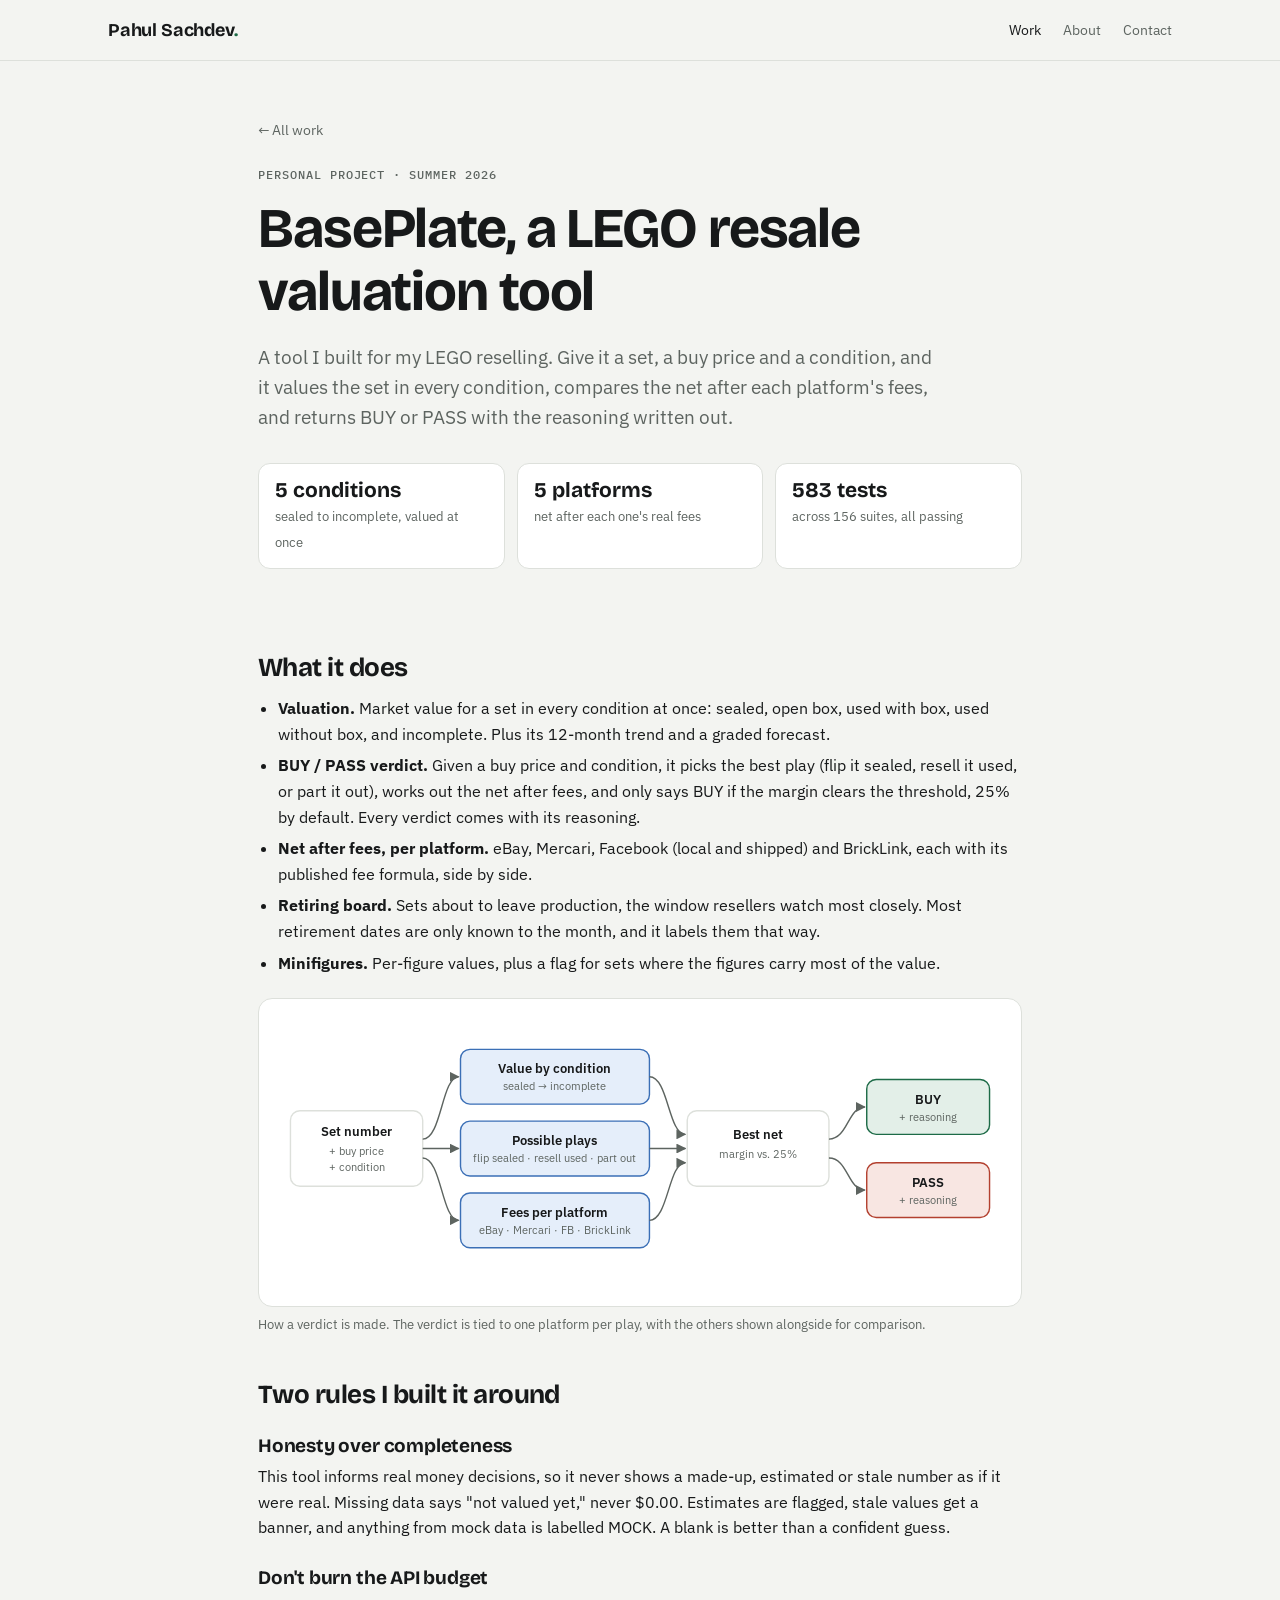
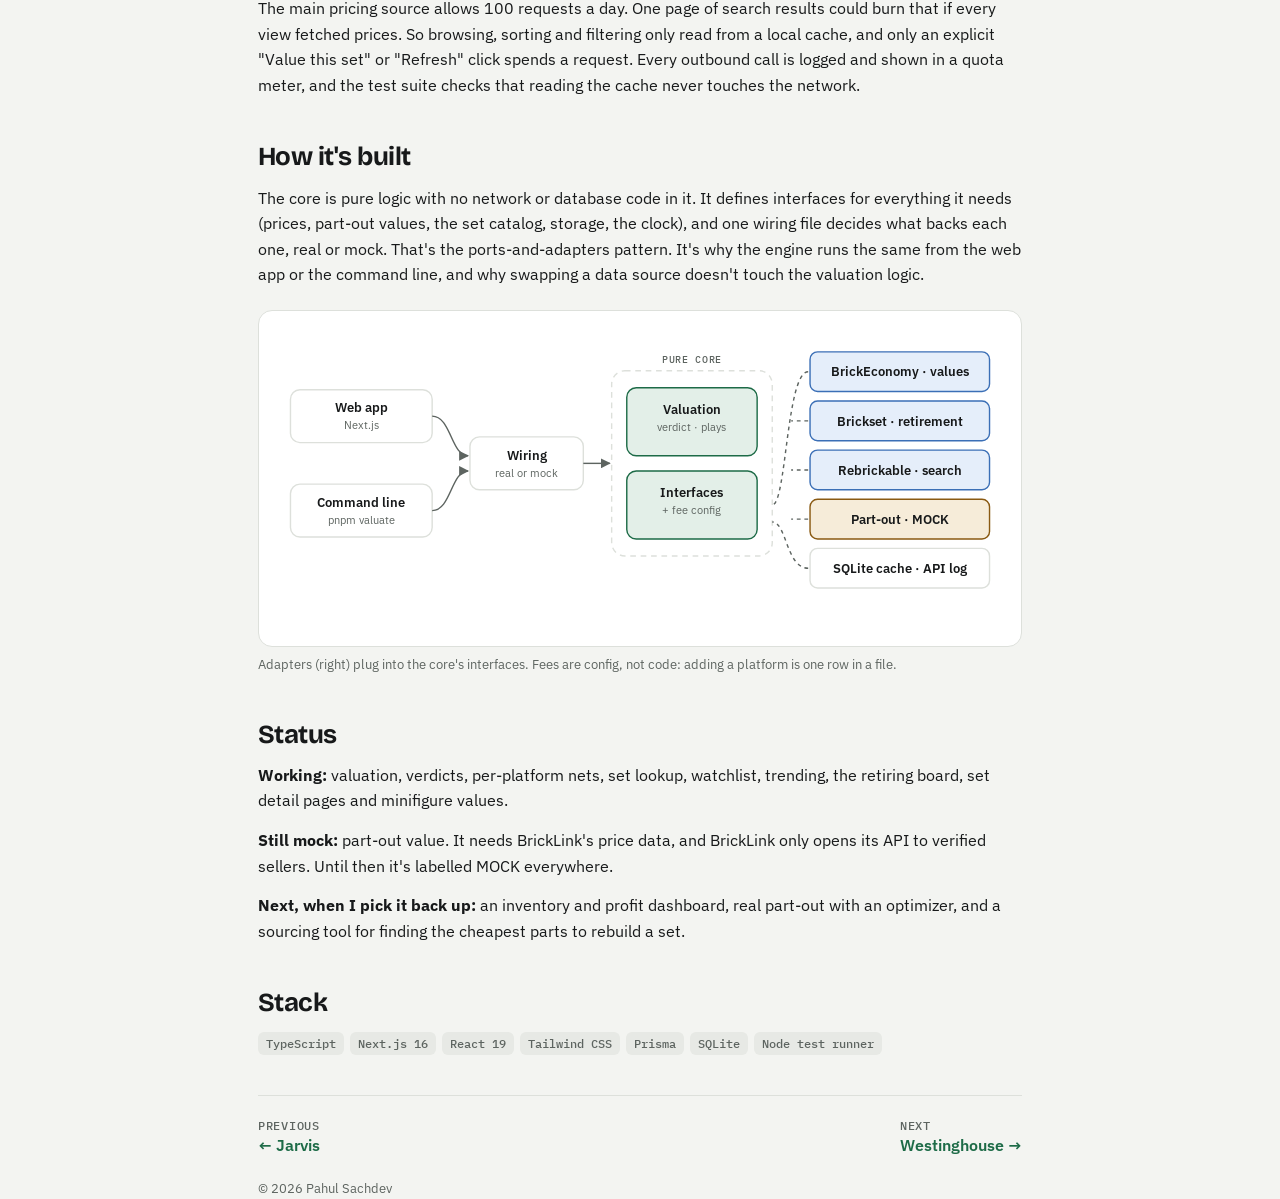
<file: work/baseplate/index.html>
<!DOCTYPE html>
<html lang="en">
<head>
<meta charset="utf-8">
<meta name="viewport" content="width=device-width, initial-scale=1">
<title>BasePlate, a LEGO resale valuation tool — Pahul Sachdev</title>
<link rel="icon" href="../../assets/icons/favicon.svg" type="image/svg+xml">
<link rel="icon" href="../../assets/icons/favicon-32.png" type="image/png" sizes="32x32">
<link rel="apple-touch-icon" href="../../assets/icons/apple-touch-icon.png">
<meta name="theme-color" content="#1d6b47">
<meta name="description" content="BasePlate values a LEGO set in every condition and returns a BUY or PASS verdict with the net after each platform's fees.">
<link rel="preconnect" href="https://fonts.googleapis.com">
<link rel="preconnect" href="https://fonts.gstatic.com" crossorigin>
<link href="https://fonts.googleapis.com/css2?family=Bricolage+Grotesque:opsz,wght@12..96,500;12..96,700&family=IBM+Plex+Sans:wght@400;500;600&family=IBM+Plex+Mono:wght@400;500&display=swap" rel="stylesheet">
<link rel="stylesheet" href="../../assets/site.css">
</head>
<body>
<header class="topbar">
  <div class="wrap">
    <a class="brand" href="../../index.html">Pahul Sachdev<span>.</span></a>
    <nav class="topnav" aria-label="Main"><a href="../../index.html#work" aria-current="page">Work</a><a href="../../index.html#about" class="hide-sm">About</a><a href="../../index.html#contact">Contact</a></nav>
  </div>
</header>

<main class="wrap narrow">
  <section class="cs-hero">
    <a class="back" href="../../index.html#work">← All work</a>
    <p class="kicker">Personal project · Summer 2026</p>
    <h1>BasePlate, a LEGO resale valuation tool</h1>
    <p class="lede">A tool I built for my LEGO reselling. Give it a set, a buy price and a condition, and it values the set in every condition, compares the net after each platform's fees, and returns BUY or PASS with the reasoning written out.</p>
    <div class="facts">
      <div class="fact"><b>5 conditions</b><span>sealed to incomplete, valued at once</span></div>
      <div class="fact"><b>5 platforms</b><span>net after each one's real fees</span></div>
      <div class="fact"><b>583 tests</b><span>across 156 suites, all passing</span></div>
    </div>
  </section>

  <article class="cs">

    <h2>What it does</h2>
    <ul>
      <li><b>Valuation.</b> Market value for a set in every condition at once: sealed, open box, used with box, used without box, and incomplete. Plus its 12-month trend and a graded forecast.</li>
      <li><b>BUY / PASS verdict.</b> Given a buy price and condition, it picks the best play (flip it sealed, resell it used, or part it out), works out the net after fees, and only says BUY if the margin clears the threshold, 25% by default. Every verdict comes with its reasoning.</li>
      <li><b>Net after fees, per platform.</b> eBay, Mercari, Facebook (local and shipped) and BrickLink, each with its published fee formula, side by side.</li>
      <li><b>Retiring board.</b> Sets about to leave production, the window resellers watch most closely. Most retirement dates are only known to the month, and it labels them that way.</li>
      <li><b>Minifigures.</b> Per-figure values, plus a flag for sets where the figures carry most of the value.</li>
    </ul>

    <figure>
      <div class="frame">
        <svg class="dg" viewBox="0 0 760 270" role="img" aria-labelledby="v-t">
          <title id="v-t">A set, buy price and condition go into the valuation, which compares plays and platforms after fees, and returns BUY only if the margin clears the threshold</title>
          <defs><marker id="va" viewBox="0 0 10 10" refX="9" refY="5" markerWidth="7" markerHeight="7" orient="auto"><path class="ar" d="M0 0 L10 5 L0 10z"/></marker></defs>
          <rect class="box" x="10" y="95" width="140" height="80" rx="10"/><text class="t" x="80" y="122" text-anchor="middle">Set number</text><text class="s" x="80" y="142" text-anchor="middle">+ buy price</text><text class="s" x="80" y="159" text-anchor="middle">+ condition</text>
          <rect class="box b" x="190" y="30" width="200" height="58" rx="10"/><text class="t" x="290" y="55" text-anchor="middle">Value by condition</text><text class="s" x="290" y="73" text-anchor="middle">sealed → incomplete</text>
          <rect class="box b" x="190" y="106" width="200" height="58" rx="10"/><text class="t" x="290" y="131" text-anchor="middle">Possible plays</text><text class="s" x="290" y="149" text-anchor="middle">flip sealed · resell used · part out</text>
          <rect class="box b" x="190" y="182" width="200" height="58" rx="10"/><text class="t" x="290" y="207" text-anchor="middle">Fees per platform</text><text class="s" x="290" y="225" text-anchor="middle">eBay · Mercari · FB · BrickLink</text>
          <rect class="box" x="430" y="95" width="150" height="80" rx="10"/><text class="t" x="505" y="125" text-anchor="middle">Best net</text><text class="s" x="505" y="145" text-anchor="middle">margin vs. 25%</text>
          <rect class="box g" x="620" y="62" width="130" height="58" rx="10"/><text class="t" x="685" y="88" text-anchor="middle">BUY</text><text class="s" x="685" y="106" text-anchor="middle">+ reasoning</text>
          <rect class="box r" x="620" y="150" width="130" height="58" rx="10"/><text class="t" x="685" y="176" text-anchor="middle">PASS</text><text class="s" x="685" y="194" text-anchor="middle">+ reasoning</text>
          <path class="ln" marker-end="url(#va)" d="M150 125 C170 125 170 59 188 59"/><path class="ln" marker-end="url(#va)" d="M150 135 H188"/><path class="ln" marker-end="url(#va)" d="M150 145 C170 145 170 211 188 211"/>
          <path class="ln" marker-end="url(#va)" d="M390 59 C410 59 410 120 428 120"/><path class="ln" marker-end="url(#va)" d="M390 135 H428"/><path class="ln" marker-end="url(#va)" d="M390 211 C410 211 410 150 428 150"/>
          <path class="ln" marker-end="url(#va)" d="M580 125 C600 125 600 91 618 91"/><path class="ln" marker-end="url(#va)" d="M580 145 C600 145 600 179 618 179"/>
        </svg>
      </div>
      <figcaption>How a verdict is made. The verdict is tied to one platform per play, with the others shown alongside for comparison.</figcaption>
    </figure>

    <h2>Two rules I built it around</h2>
    <h3>Honesty over completeness</h3>
    <p>This tool informs real money decisions, so it never shows a made-up, estimated or stale number as if it were real. Missing data says "not valued yet," never $0.00. Estimates are flagged, stale values get a banner, and anything from mock data is labelled MOCK. A blank is better than a confident guess.</p>
    <h3>Don't burn the API budget</h3>
    <p>The main pricing source allows 100 requests a day. One page of search results could burn that if every view fetched prices. So browsing, sorting and filtering only read from a local cache, and only an explicit "Value this set" or "Refresh" click spends a request. Every outbound call is logged and shown in a quota meter, and the test suite checks that reading the cache never touches the network.</p>

    <h2>How it's built</h2>
    <p>The core is pure logic with no network or database code in it. It defines interfaces for everything it needs (prices, part-out values, the set catalog, storage, the clock), and one wiring file decides what backs each one, real or mock. That's the ports-and-adapters pattern. It's why the engine runs the same from the web app or the command line, and why swapping a data source doesn't touch the valuation logic.</p>

    <figure>
      <div class="frame">
        <svg class="dg" viewBox="0 0 760 300" role="img" aria-labelledby="pa-t">
          <title id="pa-t">Ports and adapters: the web app and CLI call the wiring, which injects adapters for BrickEconomy, Brickset, Rebrickable, a mock part-out source and a SQLite cache into a pure valuation core</title>
          <defs><marker id="pb" viewBox="0 0 10 10" refX="9" refY="5" markerWidth="7" markerHeight="7" orient="auto"><path class="ar" d="M0 0 L10 5 L0 10z"/></marker></defs>
          <rect class="box" x="10" y="60" width="150" height="56" rx="10"/><text class="t" x="85" y="84" text-anchor="middle">Web app</text><text class="s" x="85" y="102" text-anchor="middle">Next.js</text>
          <rect class="box" x="10" y="160" width="150" height="56" rx="10"/><text class="t" x="85" y="184" text-anchor="middle">Command line</text><text class="s" x="85" y="202" text-anchor="middle">pnpm valuate</text>
          <rect class="box" x="200" y="110" width="120" height="56" rx="10"/><text class="t" x="260" y="134" text-anchor="middle">Wiring</text><text class="s" x="260" y="152" text-anchor="middle">real or mock</text>
          <rect class="zone" x="350" y="40" width="170" height="196" rx="14"/><text class="k" x="435" y="32" text-anchor="middle">PURE CORE</text>
          <rect class="box g" x="366" y="58" width="138" height="72" rx="10"/><text class="t" x="435" y="86" text-anchor="middle">Valuation</text><text class="s" x="435" y="104" text-anchor="middle">verdict · plays</text>
          <rect class="box g" x="366" y="146" width="138" height="72" rx="10"/><text class="t" x="435" y="174" text-anchor="middle">Interfaces</text><text class="s" x="435" y="192" text-anchor="middle">+ fee config</text>
          <rect class="box b" x="560" y="20" width="190" height="42" rx="8"/><text class="t" x="655" y="46" text-anchor="middle">BrickEconomy · values</text>
          <rect class="box b" x="560" y="72" width="190" height="42" rx="8"/><text class="t" x="655" y="98" text-anchor="middle">Brickset · retirement</text>
          <rect class="box b" x="560" y="124" width="190" height="42" rx="8"/><text class="t" x="655" y="150" text-anchor="middle">Rebrickable · search</text>
          <rect class="box a" x="560" y="176" width="190" height="42" rx="8"/><text class="t" x="655" y="202" text-anchor="middle">Part-out · MOCK</text>
          <rect class="box" x="560" y="228" width="190" height="42" rx="8"/><text class="t" x="655" y="254" text-anchor="middle">SQLite cache · API log</text>
          <path class="ln" marker-end="url(#pb)" d="M160 88 C180 88 180 130 198 130"/><path class="ln" marker-end="url(#pb)" d="M160 188 C180 188 180 146 198 146"/>
          <path class="ln" marker-end="url(#pb)" d="M320 138 H348"/>
          <path class="ln d" d="M558 41 C535 41 535 182 520 182"/><path class="ln d" d="M558 93 H540"/><path class="ln d" d="M558 145 H540"/><path class="ln d" d="M558 197 H540"/><path class="ln d" d="M558 249 C535 249 535 200 520 200"/>
        </svg>
      </div>
      <figcaption>Adapters (right) plug into the core's interfaces. Fees are config, not code: adding a platform is one row in a file.</figcaption>
    </figure>

    <h2>Status</h2>
    <p><b>Working:</b> valuation, verdicts, per-platform nets, set lookup, watchlist, trending, the retiring board, set detail pages and minifigure values.</p>
    <p><b>Still mock:</b> part-out value. It needs BrickLink's price data, and BrickLink only opens its API to verified sellers. Until then it's labelled MOCK everywhere.</p>
    <p><b>Next, when I pick it back up:</b> an inventory and profit dashboard, real part-out with an optimizer, and a sourcing tool for finding the cheapest parts to rebuild a set.</p>

    <h2>Stack</h2>
    <div class="tags"><span class="tag">TypeScript</span><span class="tag">Next.js 16</span><span class="tag">React 19</span><span class="tag">Tailwind CSS</span><span class="tag">Prisma</span><span class="tag">SQLite</span><span class="tag">Node test runner</span></div>

    <nav class="next" aria-label="More work">
      <a href="../jarvis/index.html"><span>Previous</span>← Jarvis</a>
      <a href="../westinghouse/index.html"><span>Next</span>Westinghouse →</a>
    </nav>
  </article>
</main>
<footer class="wrap narrow">© 2026 Pahul Sachdev</footer>
</body>
</html>
</file>
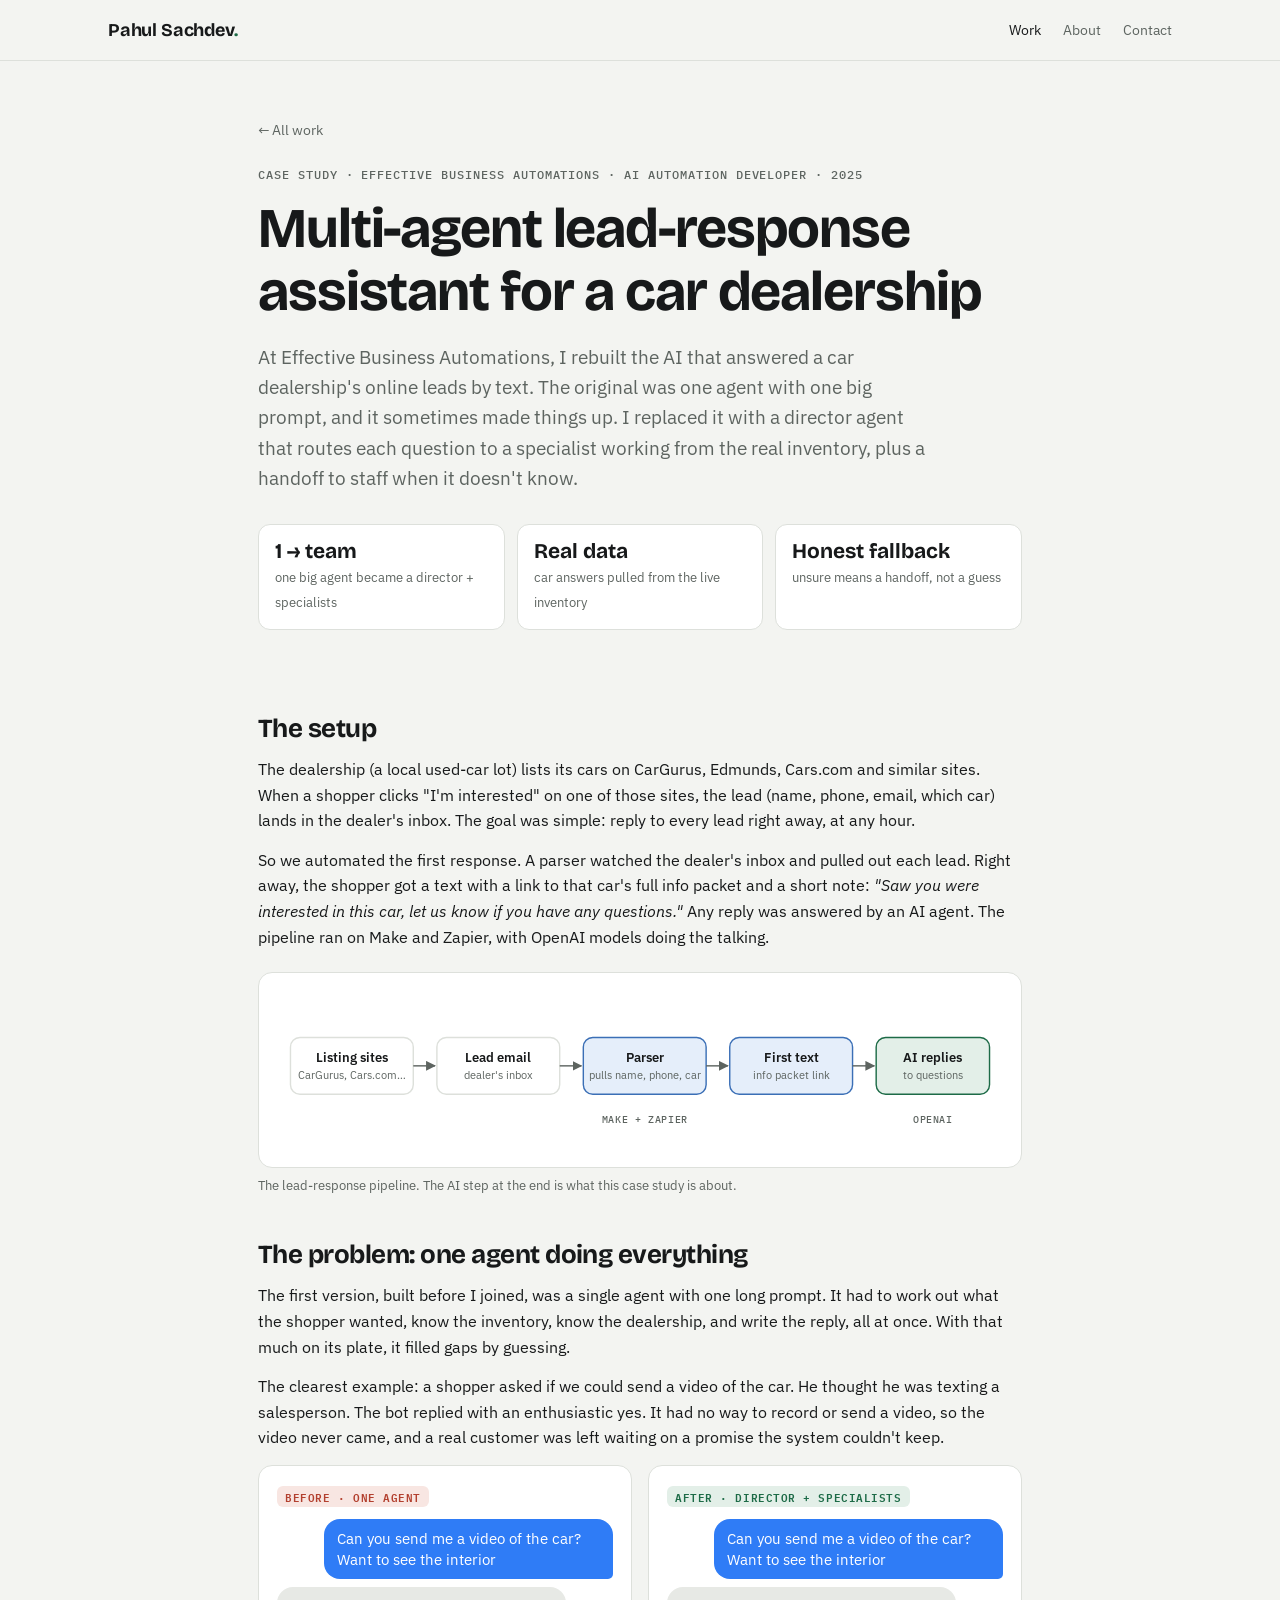
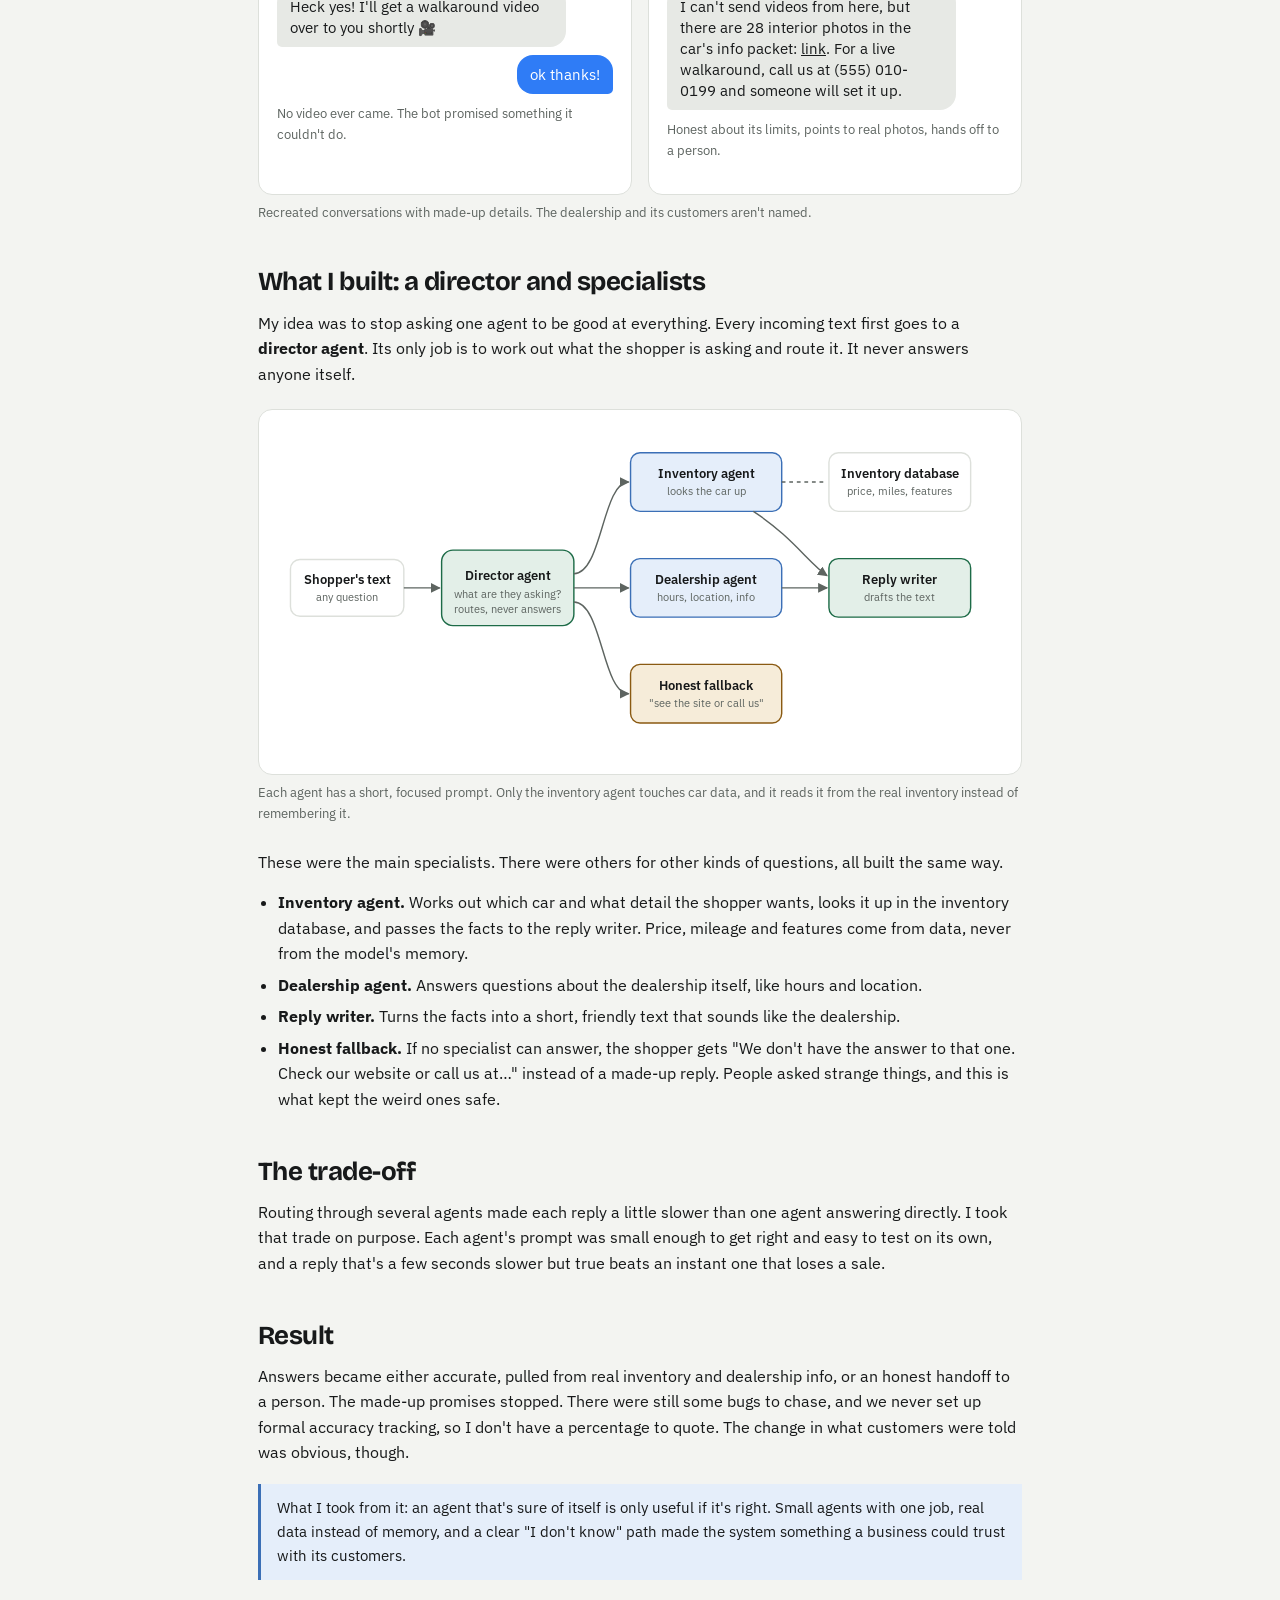
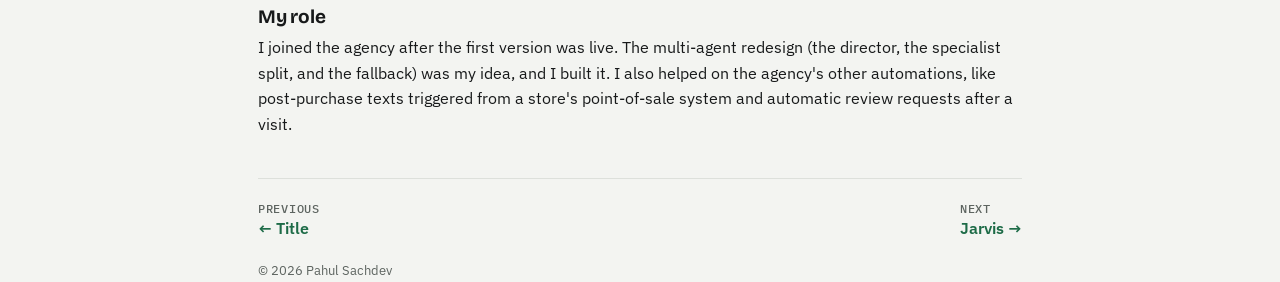
<file: work/dealership-ai/index.html>
<!DOCTYPE html>
<html lang="en">
<head>
<meta charset="utf-8">
<meta name="viewport" content="width=device-width, initial-scale=1">
<title>Multi-agent dealership assistant — Pahul Sachdev</title>
<link rel="icon" href="../../assets/icons/favicon.svg" type="image/svg+xml">
<link rel="icon" href="../../assets/icons/favicon-32.png" type="image/png" sizes="32x32">
<link rel="apple-touch-icon" href="../../assets/icons/apple-touch-icon.png">
<meta name="theme-color" content="#1d6b47">
<meta name="description" content="Rebuilding a car dealership's lead-response chatbot from one big agent into a director agent with specialists and an honest fallback.">
<link rel="preconnect" href="https://fonts.googleapis.com">
<link rel="preconnect" href="https://fonts.gstatic.com" crossorigin>
<link href="https://fonts.googleapis.com/css2?family=Bricolage+Grotesque:opsz,wght@12..96,500;12..96,700&family=IBM+Plex+Sans:wght@400;500;600&family=IBM+Plex+Mono:wght@400;500&display=swap" rel="stylesheet">
<link rel="stylesheet" href="../../assets/site.css">
</head>
<body>
<header class="topbar">
  <div class="wrap">
    <a class="brand" href="../../index.html">Pahul Sachdev<span>.</span></a>
    <nav class="topnav" aria-label="Main"><a href="../../index.html#work" aria-current="page">Work</a><a href="../../index.html#about" class="hide-sm">About</a><a href="../../index.html#contact">Contact</a></nav>
  </div>
</header>

<main class="wrap narrow">
  <section class="cs-hero">
    <a class="back" href="../../index.html#work">← All work</a>
    <p class="kicker">Case study · Effective Business Automations · AI automation developer · 2025</p>
    <h1>Multi-agent lead-response assistant for a car dealership</h1>
    <p class="lede">At Effective Business Automations, I rebuilt the AI that answered a car dealership's online leads by text. The original was one agent with one big prompt, and it sometimes made things up. I replaced it with a director agent that routes each question to a specialist working from the real inventory, plus a handoff to staff when it doesn't know.</p>
    <div class="facts">
      <div class="fact"><b>1 → team</b><span>one big agent became a director + specialists</span></div>
      <div class="fact"><b>Real data</b><span>car answers pulled from the live inventory</span></div>
      <div class="fact"><b>Honest fallback</b><span>unsure means a handoff, not a guess</span></div>
    </div>
  </section>

  <article class="cs">
    <h2>The setup</h2>
    <p>The dealership (a local used-car lot) lists its cars on CarGurus, Edmunds, Cars.com and similar sites. When a shopper clicks "I'm interested" on one of those sites, the lead (name, phone, email, which car) lands in the dealer's inbox. The goal was simple: reply to every lead right away, at any hour.</p>
    <p>So we automated the first response. A parser watched the dealer's inbox and pulled out each lead. Right away, the shopper got a text with a link to that car's full info packet and a short note: <em>"Saw you were interested in this car, let us know if you have any questions."</em> Any reply was answered by an AI agent. The pipeline ran on Make and Zapier, with OpenAI models doing the talking.</p>

    <figure>
      <div class="frame">
        <svg class="dg" viewBox="0 0 760 150" role="img" aria-labelledby="pipe-t">
          <title id="pipe-t">Lead pipeline: listing sites send a lead email, a parser pulls it out, the shopper gets a text, and replies go to the AI</title>
          <defs><marker id="ah" viewBox="0 0 10 10" refX="9" refY="5" markerWidth="7" markerHeight="7" orient="auto"><path class="ar" d="M0 0 L10 5 L0 10z"/></marker></defs>
          <rect class="box" x="10" y="45" width="130" height="60" rx="10"/><text class="t" x="75" y="71" text-anchor="middle">Listing sites</text><text class="s" x="75" y="89" text-anchor="middle">CarGurus, Cars.com…</text>
          <rect class="box" x="165" y="45" width="130" height="60" rx="10"/><text class="t" x="230" y="71" text-anchor="middle">Lead email</text><text class="s" x="230" y="89" text-anchor="middle">dealer's inbox</text>
          <rect class="box b" x="320" y="45" width="130" height="60" rx="10"/><text class="t" x="385" y="71" text-anchor="middle">Parser</text><text class="s" x="385" y="89" text-anchor="middle">pulls name, phone, car</text>
          <rect class="box b" x="475" y="45" width="130" height="60" rx="10"/><text class="t" x="540" y="71" text-anchor="middle">First text</text><text class="s" x="540" y="89" text-anchor="middle">info packet link</text>
          <rect class="box g" x="630" y="45" width="120" height="60" rx="10"/><text class="t" x="690" y="71" text-anchor="middle">AI replies</text><text class="s" x="690" y="89" text-anchor="middle">to questions</text>
          <path class="ln" marker-end="url(#ah)" d="M140 75 H163"/><path class="ln" marker-end="url(#ah)" d="M295 75 H318"/><path class="ln" marker-end="url(#ah)" d="M450 75 H473"/><path class="ln" marker-end="url(#ah)" d="M605 75 H628"/>
          <text class="k" x="385" y="135" text-anchor="middle">MAKE + ZAPIER</text><text class="k" x="690" y="135" text-anchor="middle">OPENAI</text>
        </svg>
      </div>
      <figcaption>The lead-response pipeline. The AI step at the end is what this case study is about.</figcaption>
    </figure>

    <h2>The problem: one agent doing everything</h2>
    <p>The first version, built before I joined, was a single agent with one long prompt. It had to work out what the shopper wanted, know the inventory, know the dealership, and write the reply, all at once. With that much on its plate, it filled gaps by guessing.</p>
    <p>The clearest example: a shopper asked if we could send a video of the car. He thought he was texting a salesperson. The bot replied with an enthusiastic yes. It had no way to record or send a video, so the video never came, and a real customer was left waiting on a promise the system couldn't keep.</p>

    <div class="twocol">
      <div class="panel">
        <span class="label bad">Before · one agent</span>
        <div class="chat" aria-label="Before: example conversation">
          <div class="bub them">Can you send me a video of the car? Want to see the interior</div>
          <div class="bub bot">Heck yes! I'll get a walkaround video over to you shortly 🎥</div>
          <div class="bub them">ok thanks!</div>
        </div>
        <p class="verdict">No video ever came. The bot promised something it couldn't do.</p>
      </div>
      <div class="panel">
        <span class="label good">After · director + specialists</span>
        <div class="chat" aria-label="After: example conversation">
          <div class="bub them">Can you send me a video of the car? Want to see the interior</div>
          <div class="bub bot">I can't send videos from here, but there are 28 interior photos in the car's info packet: <u>link</u>. For a live walkaround, call us at (555) 010-0199 and someone will set it up.</div>
        </div>
        <p class="verdict">Honest about its limits, points to real photos, hands off to a person.</p>
      </div>
    </div>
    <p class="muted" style="font-size:13px;margin-top:8px">Recreated conversations with made-up details. The dealership and its customers aren't named.</p>

    <h2>What I built: a director and specialists</h2>
    <p>My idea was to stop asking one agent to be good at everything. Every incoming text first goes to a <b>director agent</b>. Its only job is to work out what the shopper is asking and route it. It never answers anyone itself.</p>

    <figure>
      <div class="frame">
        <svg class="dg" viewBox="0 0 760 330" role="img" aria-labelledby="ma-t">
          <title id="ma-t">Multi-agent design: a director routes each text to an inventory agent, a dealership info agent, or an honest fallback; answers go through a reply writer</title>
          <defs><marker id="ah2" viewBox="0 0 10 10" refX="9" refY="5" markerWidth="7" markerHeight="7" orient="auto"><path class="ar" d="M0 0 L10 5 L0 10z"/></marker></defs>
          <rect class="box" x="10" y="135" width="120" height="60" rx="10"/><text class="t" x="70" y="161" text-anchor="middle">Shopper's text</text><text class="s" x="70" y="179" text-anchor="middle">any question</text>
          <rect class="box g" x="170" y="125" width="140" height="80" rx="12"/><text class="t" x="240" y="157" text-anchor="middle">Director agent</text><text class="s" x="240" y="176" text-anchor="middle">what are they asking?</text><text class="s" x="240" y="192" text-anchor="middle">routes, never answers</text>
          <rect class="box b" x="370" y="22" width="160" height="62" rx="10"/><text class="t" x="450" y="49" text-anchor="middle">Inventory agent</text><text class="s" x="450" y="67" text-anchor="middle">looks the car up</text>
          <rect class="box" x="580" y="22" width="150" height="62" rx="10"/><text class="t" x="655" y="49" text-anchor="middle">Inventory database</text><text class="s" x="655" y="67" text-anchor="middle">price, miles, features</text>
          <rect class="box b" x="370" y="134" width="160" height="62" rx="10"/><text class="t" x="450" y="161" text-anchor="middle">Dealership agent</text><text class="s" x="450" y="179" text-anchor="middle">hours, location, info</text>
          <rect class="box a" x="370" y="246" width="160" height="62" rx="10"/><text class="t" x="450" y="273" text-anchor="middle">Honest fallback</text><text class="s" x="450" y="291" text-anchor="middle">"see the site or call us"</text>
          <rect class="box g" x="580" y="134" width="150" height="62" rx="10"/><text class="t" x="655" y="161" text-anchor="middle">Reply writer</text><text class="s" x="655" y="179" text-anchor="middle">drafts the text</text>
          <path class="ln" marker-end="url(#ah2)" d="M130 165 H168"/>
          <path class="ln" marker-end="url(#ah2)" d="M310 150 C340 150 340 53 368 53"/>
          <path class="ln" marker-end="url(#ah2)" d="M310 165 H368"/>
          <path class="ln" marker-end="url(#ah2)" d="M310 180 C340 180 340 277 368 277"/>
          <path class="ln d" d="M530 53 H578"/>
          <path class="ln" marker-end="url(#ah2)" d="M500 84 C540 110 560 140 578 152"/>
          <path class="ln" marker-end="url(#ah2)" d="M530 165 H578"/>
        </svg>
      </div>
      <figcaption>Each agent has a short, focused prompt. Only the inventory agent touches car data, and it reads it from the real inventory instead of remembering it.</figcaption>
    </figure>

    <p>These were the main specialists. There were others for other kinds of questions, all built the same way.</p>
    <ul>
      <li><b>Inventory agent.</b> Works out which car and what detail the shopper wants, looks it up in the inventory database, and passes the facts to the reply writer. Price, mileage and features come from data, never from the model's memory.</li>
      <li><b>Dealership agent.</b> Answers questions about the dealership itself, like hours and location.</li>
      <li><b>Reply writer.</b> Turns the facts into a short, friendly text that sounds like the dealership.</li>
      <li><b>Honest fallback.</b> If no specialist can answer, the shopper gets "We don't have the answer to that one. Check our website or call us at…" instead of a made-up reply. People asked strange things, and this is what kept the weird ones safe.</li>
    </ul>

    <h2>The trade-off</h2>
    <p>Routing through several agents made each reply a little slower than one agent answering directly. I took that trade on purpose. Each agent's prompt was small enough to get right and easy to test on its own, and a reply that's a few seconds slower but true beats an instant one that loses a sale.</p>

    <h2>Result</h2>
    <p>Answers became either accurate, pulled from real inventory and dealership info, or an honest handoff to a person. The made-up promises stopped. There were still some bugs to chase, and we never set up formal accuracy tracking, so I don't have a percentage to quote. The change in what customers were told was obvious, though.</p>
    <div class="note">What I took from it: an agent that's sure of itself is only useful if it's right. Small agents with one job, real data instead of memory, and a clear "I don't know" path made the system something a business could trust with its customers.</div>

    <h3>My role</h3>
    <p>I joined the agency after the first version was live. The multi-agent redesign (the director, the specialist split, and the fallback) was my idea, and I built it. I also helped on the agency's other automations, like post-purchase texts triggered from a store's point-of-sale system and automatic review requests after a visit.</p>

    <nav class="next" aria-label="More work">
      <a href="../../title/index.html"><span>Previous</span>← Title</a>
      <a href="../jarvis/index.html"><span>Next</span>Jarvis →</a>
    </nav>
  </article>
</main>
<footer class="wrap narrow">© 2026 Pahul Sachdev</footer>
</body>
</html>
</file>
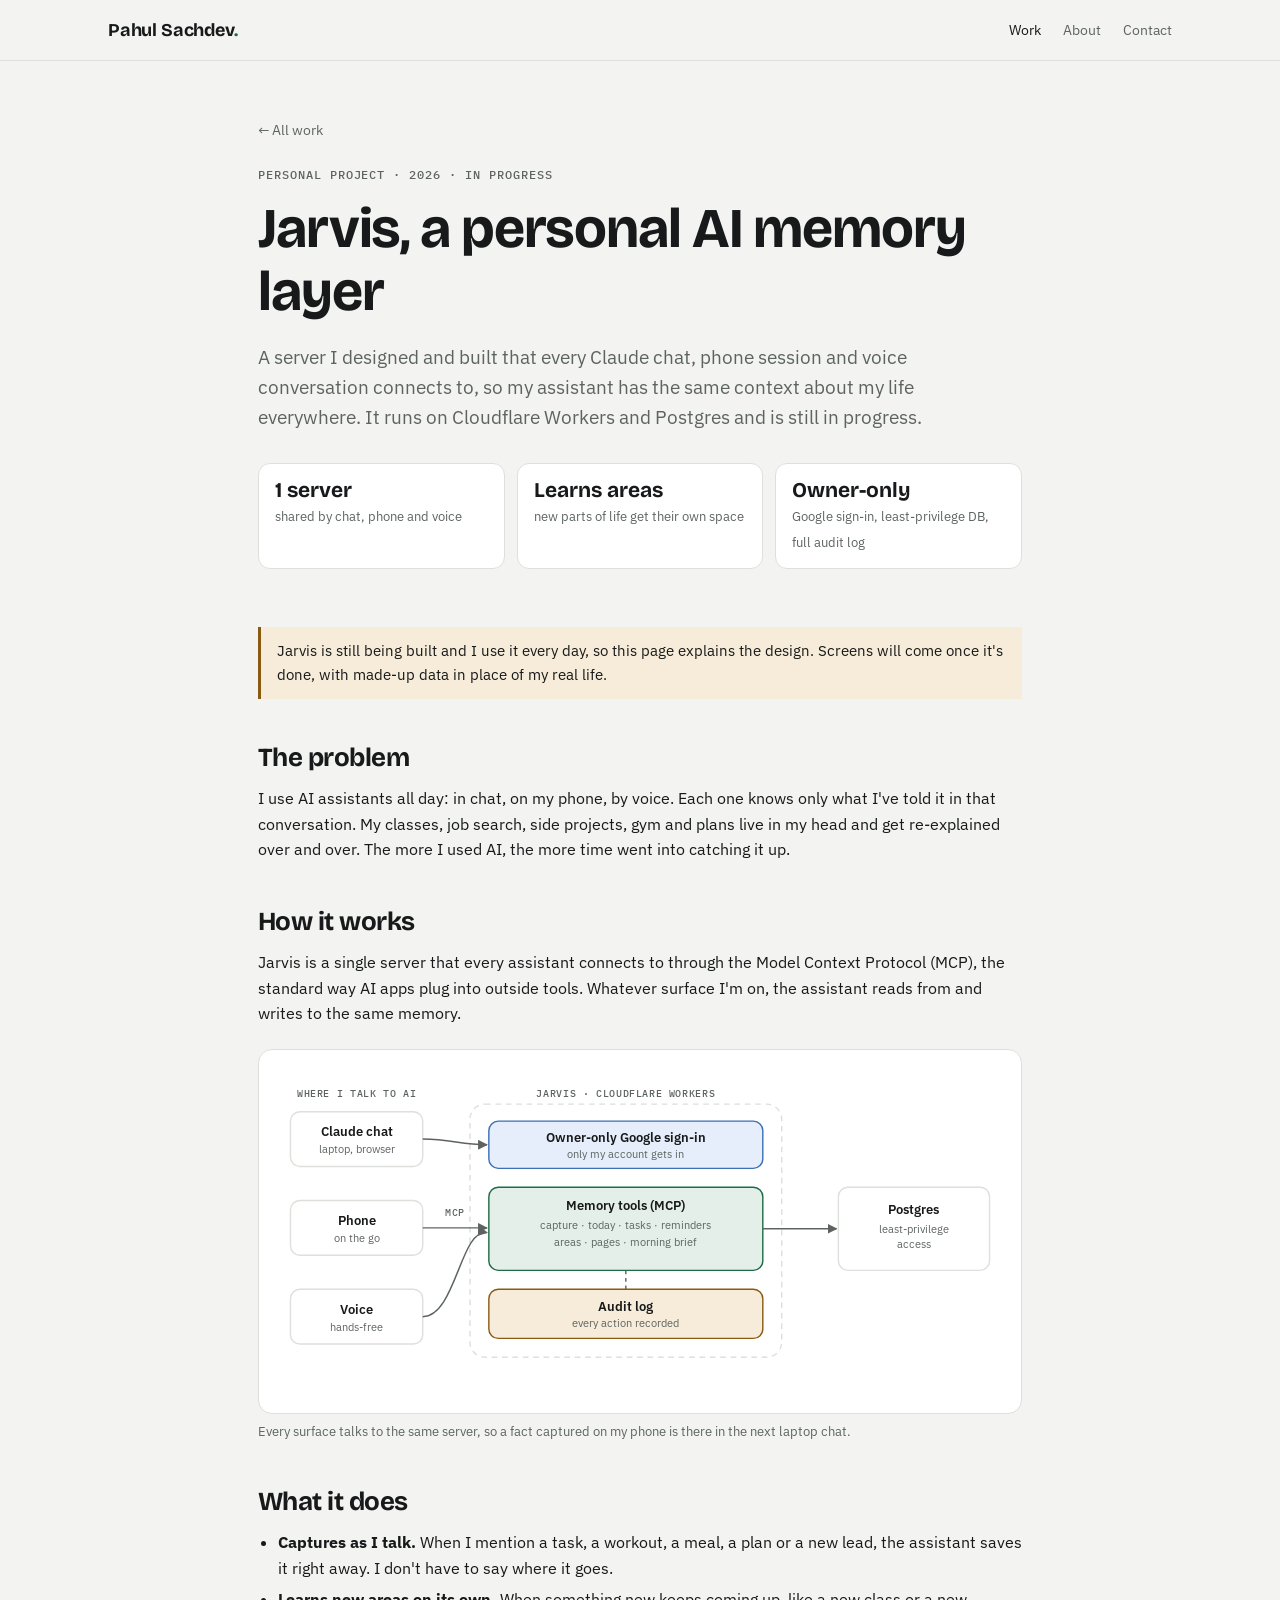
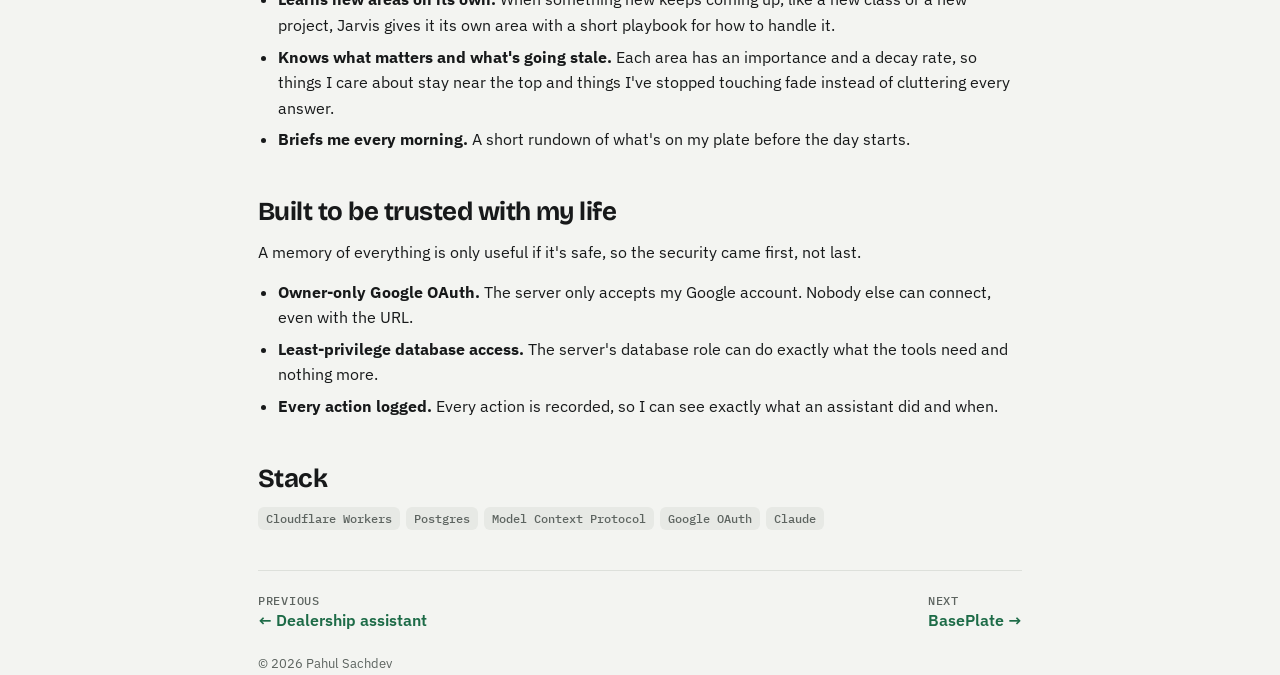
<file: work/jarvis/index.html>
<!DOCTYPE html>
<html lang="en">
<head>
<meta charset="utf-8">
<meta name="viewport" content="width=device-width, initial-scale=1">
<title>Jarvis, a personal AI memory layer — Pahul Sachdev</title>
<link rel="icon" href="../../assets/icons/favicon.svg" type="image/svg+xml">
<link rel="icon" href="../../assets/icons/favicon-32.png" type="image/png" sizes="32x32">
<link rel="apple-touch-icon" href="../../assets/icons/apple-touch-icon.png">
<meta name="theme-color" content="#1d6b47">
<meta name="description" content="Jarvis is a personal AI memory layer: one server every Claude chat, phone session and voice conversation connects to.">
<link rel="preconnect" href="https://fonts.googleapis.com">
<link rel="preconnect" href="https://fonts.gstatic.com" crossorigin>
<link href="https://fonts.googleapis.com/css2?family=Bricolage+Grotesque:opsz,wght@12..96,500;12..96,700&family=IBM+Plex+Sans:wght@400;500;600&family=IBM+Plex+Mono:wght@400;500&display=swap" rel="stylesheet">
<link rel="stylesheet" href="../../assets/site.css">
</head>
<body>
<header class="topbar">
  <div class="wrap">
    <a class="brand" href="../../index.html">Pahul Sachdev<span>.</span></a>
    <nav class="topnav" aria-label="Main"><a href="../../index.html#work" aria-current="page">Work</a><a href="../../index.html#about" class="hide-sm">About</a><a href="../../index.html#contact">Contact</a></nav>
  </div>
</header>

<main class="wrap narrow">
  <section class="cs-hero">
    <a class="back" href="../../index.html#work">← All work</a>
    <p class="kicker">Personal project · 2026 · In progress</p>
    <h1>Jarvis, a personal AI memory layer</h1>
    <p class="lede">A server I designed and built that every Claude chat, phone session and voice conversation connects to, so my assistant has the same context about my life everywhere. It runs on Cloudflare Workers and Postgres and is still in progress.</p>
    <div class="facts">
      <div class="fact"><b>1 server</b><span>shared by chat, phone and voice</span></div>
      <div class="fact"><b>Learns areas</b><span>new parts of life get their own space</span></div>
      <div class="fact"><b>Owner-only</b><span>Google sign-in, least-privilege DB, full audit log</span></div>
    </div>
  </section>

  <article class="cs">
    <div class="note amber">Jarvis is still being built and I use it every day, so this page explains the design. Screens will come once it's done, with made-up data in place of my real life.</div>

    <h2>The problem</h2>
    <p>I use AI assistants all day: in chat, on my phone, by voice. Each one knows only what I've told it in that conversation. My classes, job search, side projects, gym and plans live in my head and get re-explained over and over. The more I used AI, the more time went into catching it up.</p>

    <h2>How it works</h2>
    <p>Jarvis is a single server that every assistant connects to through the Model Context Protocol (MCP), the standard way AI apps plug into outside tools. Whatever surface I'm on, the assistant reads from and writes to the same memory.</p>

    <figure>
      <div class="frame">
        <svg class="dg" viewBox="0 0 760 330" role="img" aria-labelledby="j-t">
          <title id="j-t">Claude chat, phone and voice connect over MCP to a Jarvis server on Cloudflare Workers, which checks Google sign-in, then reads and writes Postgres with least-privilege access and logs every action</title>
          <defs><marker id="ja" viewBox="0 0 10 10" refX="9" refY="5" markerWidth="7" markerHeight="7" orient="auto"><path class="ar" d="M0 0 L10 5 L0 10z"/></marker></defs>
          <text class="k" x="80" y="26" text-anchor="middle">WHERE I TALK TO AI</text>
          <rect class="box" x="10" y="42" width="140" height="58" rx="10"/><text class="t" x="80" y="68" text-anchor="middle">Claude chat</text><text class="s" x="80" y="86" text-anchor="middle">laptop, browser</text>
          <rect class="box" x="10" y="136" width="140" height="58" rx="10"/><text class="t" x="80" y="162" text-anchor="middle">Phone</text><text class="s" x="80" y="180" text-anchor="middle">on the go</text>
          <rect class="box" x="10" y="230" width="140" height="58" rx="10"/><text class="t" x="80" y="256" text-anchor="middle">Voice</text><text class="s" x="80" y="274" text-anchor="middle">hands-free</text>

          <rect class="zone" x="200" y="34" width="330" height="268" rx="16"/>
          <text class="k" x="365" y="26" text-anchor="middle">JARVIS · CLOUDFLARE WORKERS</text>
          <rect class="box b" x="220" y="52" width="290" height="50" rx="10"/><text class="t" x="365" y="74" text-anchor="middle">Owner-only Google sign-in</text><text class="s" x="365" y="91" text-anchor="middle">only my account gets in</text>
          <rect class="box g" x="220" y="122" width="290" height="88" rx="10"/><text class="t" x="365" y="146" text-anchor="middle">Memory tools (MCP)</text><text class="s" x="365" y="166" text-anchor="middle">capture · today · tasks · reminders</text><text class="s" x="365" y="184" text-anchor="middle">areas · pages · morning brief</text>
          <rect class="box a" x="220" y="230" width="290" height="52" rx="10"/><text class="t" x="365" y="253" text-anchor="middle">Audit log</text><text class="s" x="365" y="270" text-anchor="middle">every action recorded</text>

          <rect class="box" x="590" y="122" width="160" height="88" rx="10"/><text class="t" x="670" y="150" text-anchor="middle">Postgres</text><text class="s" x="670" y="170" text-anchor="middle">least-privilege</text><text class="s" x="670" y="186" text-anchor="middle">access</text>

          <path class="ln" marker-end="url(#ja)" d="M150 71 C180 71 190 77 218 77"/>
          <path class="ln" marker-end="url(#ja)" d="M150 165 H218"/>
          <path class="ln" marker-end="url(#ja)" d="M150 259 C185 259 190 165 218 170"/>
          <path class="ln" marker-end="url(#ja)" d="M510 166 H588"/>
          <path class="ln d" d="M365 210 V230"/>
          <text class="k" x="184" y="152" text-anchor="middle">MCP</text>
        </svg>
      </div>
      <figcaption>Every surface talks to the same server, so a fact captured on my phone is there in the next laptop chat.</figcaption>
    </figure>

    <h2>What it does</h2>
    <ul>
      <li><b>Captures as I talk.</b> When I mention a task, a workout, a meal, a plan or a new lead, the assistant saves it right away. I don't have to say where it goes.</li>
      <li><b>Learns new areas on its own.</b> When something new keeps coming up, like a new class or a new project, Jarvis gives it its own area with a short playbook for how to handle it.</li>
      <li><b>Knows what matters and what's going stale.</b> Each area has an importance and a decay rate, so things I care about stay near the top and things I've stopped touching fade instead of cluttering every answer.</li>
      <li><b>Briefs me every morning.</b> A short rundown of what's on my plate before the day starts.</li>
    </ul>

    <h2>Built to be trusted with my life</h2>
    <p>A memory of everything is only useful if it's safe, so the security came first, not last.</p>
    <ul>
      <li><b>Owner-only Google OAuth.</b> The server only accepts my Google account. Nobody else can connect, even with the URL.</li>
      <li><b>Least-privilege database access.</b> The server's database role can do exactly what the tools need and nothing more.</li>
      <li><b>Every action logged.</b> Every action is recorded, so I can see exactly what an assistant did and when.</li>
    </ul>

    <h2>Stack</h2>
    <div class="tags"><span class="tag">Cloudflare Workers</span><span class="tag">Postgres</span><span class="tag">Model Context Protocol</span><span class="tag">Google OAuth</span><span class="tag">Claude</span></div>

    <nav class="next" aria-label="More work">
      <a href="../dealership-ai/index.html"><span>Previous</span>← Dealership assistant</a>
      <a href="../baseplate/index.html"><span>Next</span>BasePlate →</a>
    </nav>
  </article>
</main>
<footer class="wrap narrow">© 2026 Pahul Sachdev</footer>
</body>
</html>
</file>
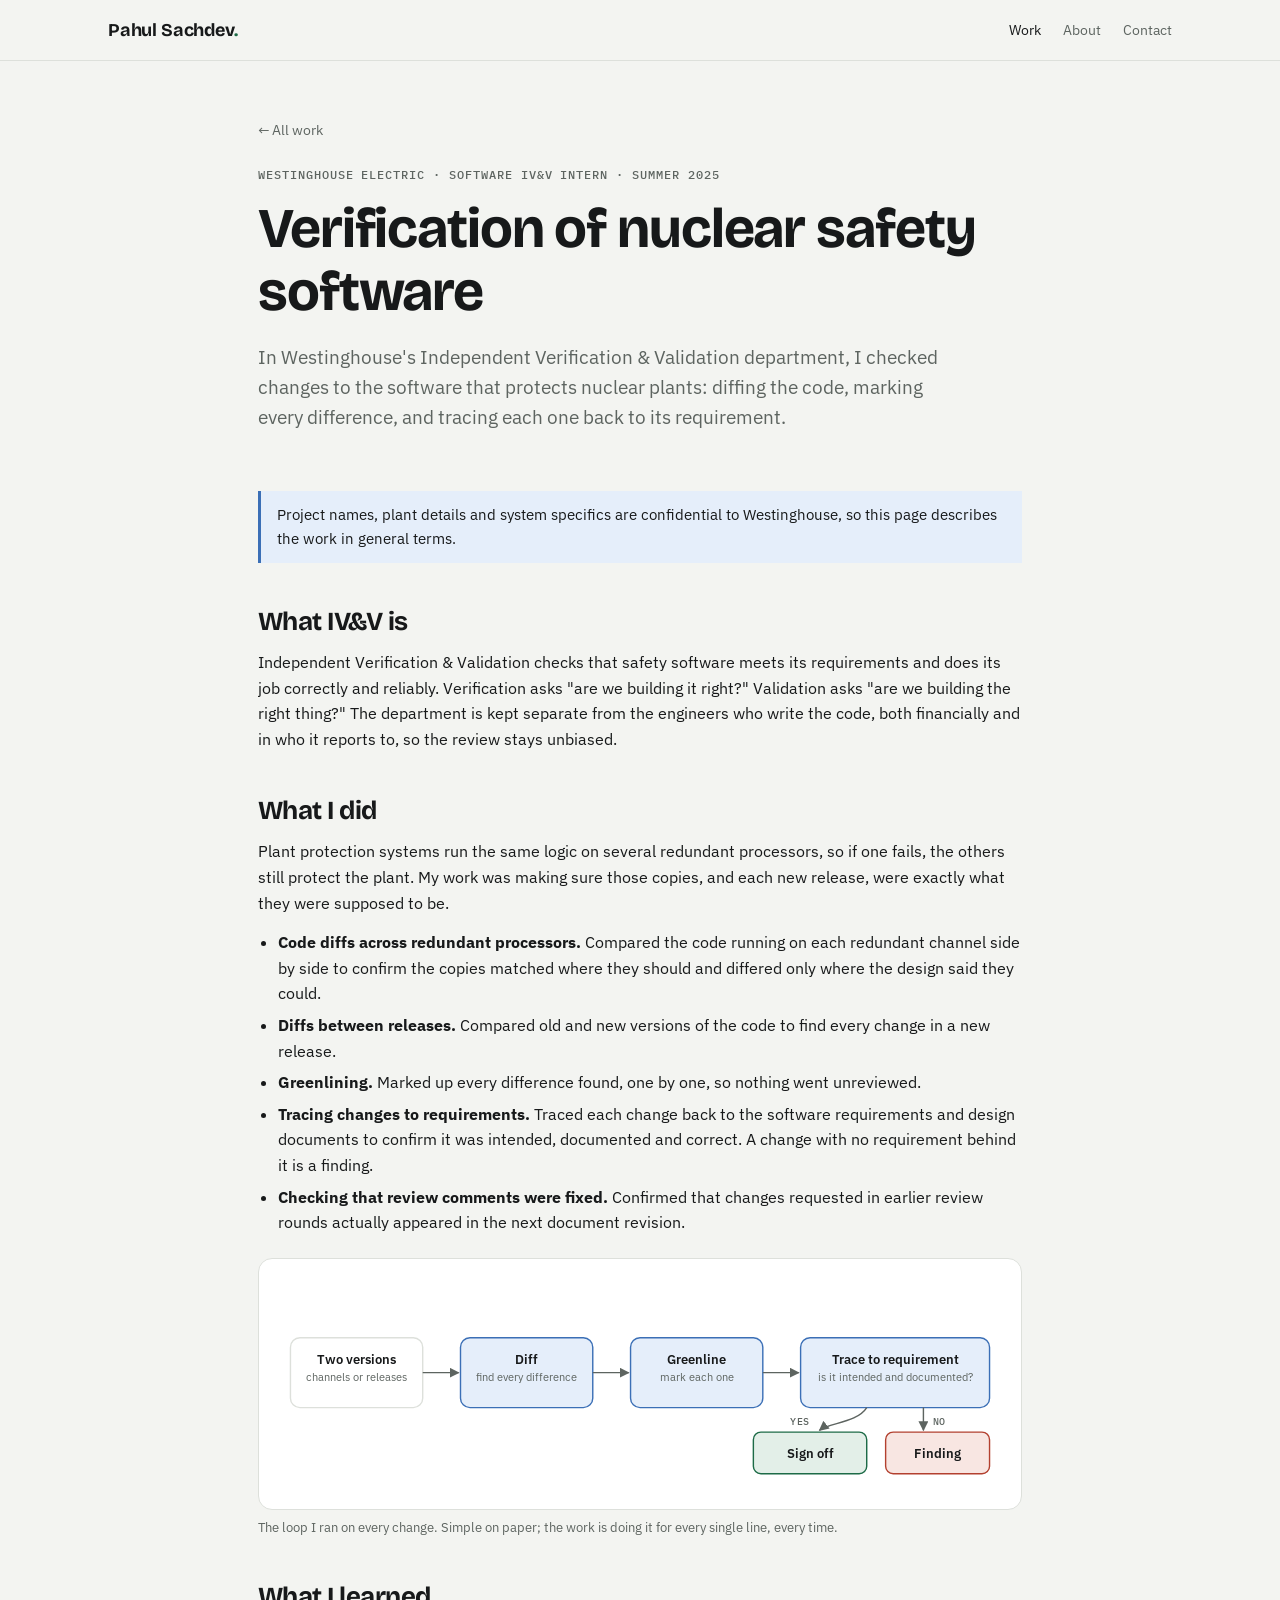
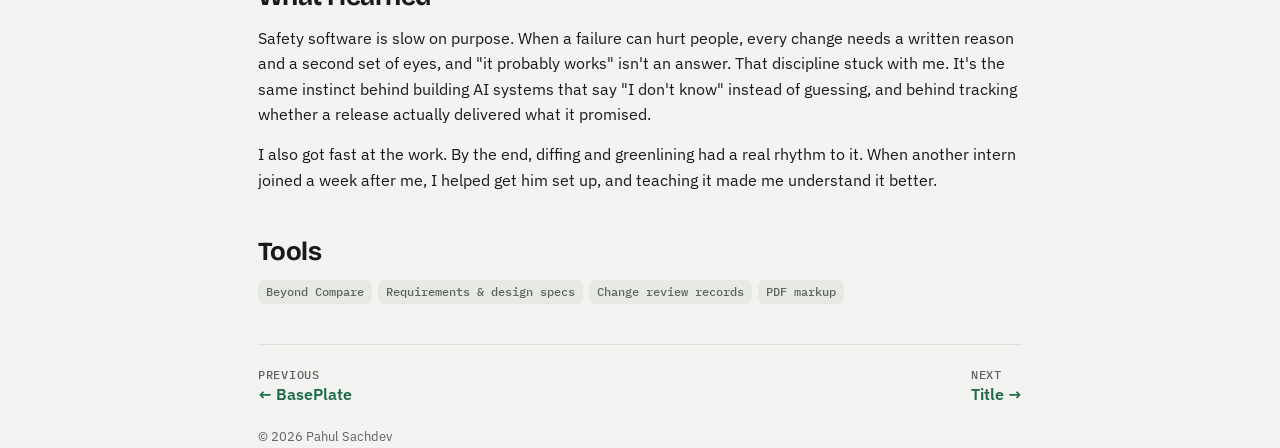
<file: work/westinghouse/index.html>
<!DOCTYPE html>
<html lang="en">
<head>
<meta charset="utf-8">
<meta name="viewport" content="width=device-width, initial-scale=1">
<title>Verification of nuclear safety software — Pahul Sachdev</title>
<link rel="icon" href="../../assets/icons/favicon.svg" type="image/svg+xml">
<link rel="icon" href="../../assets/icons/favicon-32.png" type="image/png" sizes="32x32">
<link rel="apple-touch-icon" href="../../assets/icons/apple-touch-icon.png">
<meta name="theme-color" content="#1d6b47">
<meta name="description" content="Software IV&amp;V internship at Westinghouse Electric: verifying safety-critical code changes and tracing every difference to its requirement.">
<link rel="preconnect" href="https://fonts.googleapis.com">
<link rel="preconnect" href="https://fonts.gstatic.com" crossorigin>
<link href="https://fonts.googleapis.com/css2?family=Bricolage+Grotesque:opsz,wght@12..96,500;12..96,700&family=IBM+Plex+Sans:wght@400;500;600&family=IBM+Plex+Mono:wght@400;500&display=swap" rel="stylesheet">
<link rel="stylesheet" href="../../assets/site.css">
</head>
<body>
<header class="topbar">
  <div class="wrap">
    <a class="brand" href="../../index.html">Pahul Sachdev<span>.</span></a>
    <nav class="topnav" aria-label="Main"><a href="../../index.html#work" aria-current="page">Work</a><a href="../../index.html#about" class="hide-sm">About</a><a href="../../index.html#contact">Contact</a></nav>
  </div>
</header>

<main class="wrap narrow">
  <section class="cs-hero">
    <a class="back" href="../../index.html#work">← All work</a>
    <p class="kicker">Westinghouse Electric · Software IV&amp;V intern · Summer 2025</p>
    <h1>Verification of nuclear safety software</h1>
    <p class="lede">In Westinghouse's Independent Verification &amp; Validation department, I checked changes to the software that protects nuclear plants: diffing the code, marking every difference, and tracing each one back to its requirement.</p>
  </section>

  <article class="cs">
    <div class="note">Project names, plant details and system specifics are confidential to Westinghouse, so this page describes the work in general terms.</div>

    <h2>What IV&amp;V is</h2>
    <p>Independent Verification &amp; Validation checks that safety software meets its requirements and does its job correctly and reliably. Verification asks "are we building it right?" Validation asks "are we building the right thing?" The department is kept separate from the engineers who write the code, both financially and in who it reports to, so the review stays unbiased.</p>

    <h2>What I did</h2>
    <p>Plant protection systems run the same logic on several redundant processors, so if one fails, the others still protect the plant. My work was making sure those copies, and each new release, were exactly what they were supposed to be.</p>
    <ul>
      <li><b>Code diffs across redundant processors.</b> Compared the code running on each redundant channel side by side to confirm the copies matched where they should and differed only where the design said they could.</li>
      <li><b>Diffs between releases.</b> Compared old and new versions of the code to find every change in a new release.</li>
      <li><b>Greenlining.</b> Marked up every difference found, one by one, so nothing went unreviewed.</li>
      <li><b>Tracing changes to requirements.</b> Traced each change back to the software requirements and design documents to confirm it was intended, documented and correct. A change with no requirement behind it is a finding.</li>
      <li><b>Checking that review comments were fixed.</b> Confirmed that changes requested in earlier review rounds actually appeared in the next document revision.</li>
    </ul>

    <figure>
      <div class="frame">
        <svg class="dg" viewBox="0 0 760 210" role="img" aria-labelledby="w-t">
          <title id="w-t">The verification loop: compare versions, greenline every difference, trace each one to a requirement, and either sign off or raise a finding</title>
          <defs><marker id="wa" viewBox="0 0 10 10" refX="9" refY="5" markerWidth="7" markerHeight="7" orient="auto"><path class="ar" d="M0 0 L10 5 L0 10z"/></marker></defs>
          <rect class="box" x="10" y="60" width="140" height="74" rx="10"/><text class="t" x="80" y="88" text-anchor="middle">Two versions</text><text class="s" x="80" y="106" text-anchor="middle">channels or releases</text>
          <rect class="box b" x="190" y="60" width="140" height="74" rx="10"/><text class="t" x="260" y="88" text-anchor="middle">Diff</text><text class="s" x="260" y="106" text-anchor="middle">find every difference</text>
          <rect class="box b" x="370" y="60" width="140" height="74" rx="10"/><text class="t" x="440" y="88" text-anchor="middle">Greenline</text><text class="s" x="440" y="106" text-anchor="middle">mark each one</text>
          <rect class="box b" x="550" y="60" width="200" height="74" rx="10"/><text class="t" x="650" y="88" text-anchor="middle">Trace to requirement</text><text class="s" x="650" y="106" text-anchor="middle">is it intended and documented?</text>
          <rect class="box g" x="500" y="160" width="120" height="44" rx="8"/><text class="t" x="560" y="187" text-anchor="middle">Sign off</text>
          <rect class="box r" x="640" y="160" width="110" height="44" rx="8"/><text class="t" x="695" y="187" text-anchor="middle">Finding</text>
          <path class="ln" marker-end="url(#wa)" d="M150 97 H188"/><path class="ln" marker-end="url(#wa)" d="M330 97 H368"/><path class="ln" marker-end="url(#wa)" d="M510 97 H548"/>
          <path class="ln" marker-end="url(#wa)" d="M620 134 C610 150 580 150 570 158"/><path class="ln" marker-end="url(#wa)" d="M680 134 V158"/>
          <text class="k" x="560" y="152" text-anchor="end">YES</text><text class="k" x="690" y="152">NO</text>
        </svg>
      </div>
      <figcaption>The loop I ran on every change. Simple on paper; the work is doing it for every single line, every time.</figcaption>
    </figure>

    <h2>What I learned</h2>
    <p>Safety software is slow on purpose. When a failure can hurt people, every change needs a written reason and a second set of eyes, and "it probably works" isn't an answer. That discipline stuck with me. It's the same instinct behind building AI systems that say "I don't know" instead of guessing, and behind tracking whether a release actually delivered what it promised.</p>
    <p>I also got fast at the work. By the end, diffing and greenlining had a real rhythm to it. When another intern joined a week after me, I helped get him set up, and teaching it made me understand it better.</p>

    <h2>Tools</h2>
    <div class="tags"><span class="tag">Beyond Compare</span><span class="tag">Requirements &amp; design specs</span><span class="tag">Change review records</span><span class="tag">PDF markup</span></div>

    <nav class="next" aria-label="More work">
      <a href="../baseplate/index.html"><span>Previous</span>← BasePlate</a>
      <a href="../../title/index.html"><span>Next</span>Title →</a>
    </nav>
  </article>
</main>
<footer class="wrap narrow">© 2026 Pahul Sachdev</footer>
</body>
</html>
</file>
<file: assets/site.css>
/* Shared styles for the home page and case studies. Same palette and type as the Title walkthrough. */
:root {
  --bg: #f3f4f1;
  --surface: #ffffff;
  --ink: #17191a;
  --muted: #5d6460;
  --line: #dde0db;
  --accent: #1d6b47;
  --accent-soft: #e3efe8;
  --blue: #3b6fb6;
  --blue-soft: #e5eefa;
  --amber: #8a5a12;
  --amber-soft: #f6ecd9;
  --red: #b3402f;
  --red-soft: #f8e6e2;
  --frame: #e7e9e5;
  --font-display: 'Bricolage Grotesque', 'Helvetica Neue', Arial, sans-serif;
  --font-body: 'IBM Plex Sans', 'Helvetica Neue', Arial, sans-serif;
  --font-mono: 'IBM Plex Mono', ui-monospace, Menlo, monospace;
  color-scheme: light;
}
@media (prefers-color-scheme: dark) {
  :root {
    --bg: #121514; --surface: #1a1e1c; --ink: #eef1ee; --muted: #a2aaa5; --line: #2c322f;
    --accent: #6fcf9c; --accent-soft: #1f3329; --blue: #8db4ea; --blue-soft: #1c2738;
    --amber: #e6b866; --amber-soft: #3a2f1c; --red: #f0907f; --red-soft: #3a2220; --frame: #232826;
    color-scheme: dark;
  }
}
* { box-sizing: border-box; }
html { scroll-behavior: smooth; }
@media (prefers-reduced-motion: reduce) { html { scroll-behavior: auto; } * { transition: none !important; animation: none !important; } }
body { margin: 0; background: var(--bg); color: var(--ink); font: 16px/1.6 var(--font-body); -webkit-font-smoothing: antialiased; }
a { color: var(--accent); }
a:focus-visible, button:focus-visible { outline: 2px solid var(--accent); outline-offset: 3px; border-radius: 4px; }
img { max-width: 100%; display: block; }
.wrap { max-width: 1120px; margin: 0 auto; padding: 0 28px; }
.narrow { max-width: 820px; }

/* top bar */
.topbar { position: sticky; top: 0; z-index: 10; background: color-mix(in srgb, var(--bg) 88%, transparent); backdrop-filter: blur(8px); -webkit-backdrop-filter: blur(8px); border-bottom: 1px solid var(--line); }
.topbar .wrap { display: flex; align-items: center; justify-content: space-between; height: 60px; gap: 16px; }
.brand { font: 700 18px var(--font-display); color: var(--ink); text-decoration: none; letter-spacing: -.01em; }
.brand span { color: var(--accent); }
.topnav { display: flex; gap: 22px; font-size: 14px; }
.topnav a { color: var(--muted); text-decoration: none; }
.topnav a:hover, .topnav a[aria-current="page"] { color: var(--ink); }

/* type */
h1, h2, h3 { font-family: var(--font-display); letter-spacing: -.02em; line-height: 1.12; margin: 0; }
h1 { font-size: clamp(34px, 5vw, 56px); font-weight: 700; }
h2 { font-size: clamp(24px, 3vw, 32px); font-weight: 700; }
h3 { font-size: 19px; font-weight: 700; letter-spacing: -.01em; }
.kicker { font: 500 12px/1.4 var(--font-mono); letter-spacing: .08em; text-transform: uppercase; color: var(--muted); margin: 0 0 14px; }
.lede { font-size: 19px; color: var(--muted); max-width: 680px; margin: 18px 0 0; }
p { margin: 0 0 14px; }
.muted { color: var(--muted); }

/* buttons */
.btns { display: flex; flex-wrap: wrap; gap: 10px; margin-top: 26px; }
.btn { display: inline-flex; align-items: center; gap: 8px; padding: 10px 16px; border-radius: 10px; border: 1px solid var(--line); background: var(--surface); color: var(--ink); font: 500 15px var(--font-body); text-decoration: none; transition: border-color .15s, transform .15s; }
.btn:hover { border-color: var(--accent); transform: translateY(-1px); }
.btn.primary { background: var(--accent); border-color: var(--accent); color: #fff; }
@media (prefers-color-scheme: dark) { .btn.primary { color: #0d1a13; } }

/* tags */
.tags { display: flex; flex-wrap: wrap; gap: 6px; }
.tag { font: 500 11.5px/1 var(--font-mono); padding: 6px 8px; border-radius: 6px; background: var(--frame); color: var(--muted); }

/* home hero */
.hero { padding: 72px 0 56px; }
.hero h1 { max-width: 860px; }
.hero h1 { font-size: clamp(44px, 7vw, 84px); letter-spacing: -.035em; }
.hero .role { font: 500 clamp(20px, 2.4vw, 28px)/1.2 var(--font-display); color: var(--accent); margin: 10px 0 0; letter-spacing: -.01em; }

/* project grid */
.section { padding: 34px 0; }
.section-head { display: flex; align-items: baseline; justify-content: space-between; gap: 12px; margin-bottom: 20px; }
.grid { display: grid; grid-template-columns: repeat(6, minmax(0, 1fr)); gap: 18px; }
.card { grid-column: span 3; position: relative; display: flex; flex-direction: column; background: var(--surface); border: 1px solid var(--line); border-radius: 16px; overflow: hidden; text-decoration: none; color: var(--ink); transition: transform .2s, box-shadow .2s, border-color .2s; }
.card:hover { transform: translateY(-3px); border-color: color-mix(in srgb, var(--accent) 45%, var(--line)); box-shadow: 0 16px 40px -24px rgba(0,0,0,.35); }
.card.feature { grid-column: span 6; flex-direction: row; }
.card.small { grid-column: span 2; }
.card .art { background: var(--frame); aspect-ratio: 16/9; overflow: hidden; display: grid; place-items: center; }
.card.feature .art { flex: 1.35; aspect-ratio: auto; min-height: 320px; }
.card .art img { width: 100%; height: 100%; object-fit: cover; object-position: top left; transition: transform .4s; }
.card:hover .art img { transform: scale(1.025); }
.card .art svg { width: 86%; height: auto; }
.card .body { padding: 20px 22px 22px; display: flex; flex-direction: column; gap: 10px; flex: 1; }
.card.feature .body { flex: 1; padding: 30px; justify-content: center; }
.card .meta { font: 500 11.5px/1.3 var(--font-mono); letter-spacing: .05em; text-transform: uppercase; color: var(--muted); }
.card p { margin: 0; color: var(--muted); font-size: 15px; }
.card .go { margin-top: auto; padding-top: 6px; font-weight: 600; font-size: 14px; color: var(--accent); }
.status { position: absolute; top: 12px; left: 12px; font: 600 11px/1 var(--font-mono); letter-spacing: .04em; padding: 6px 8px; border-radius: 6px; background: var(--amber-soft); color: var(--amber); }

/* about + timeline */
.about { display: grid; grid-template-columns: minmax(0, 1.1fr) minmax(0, 1fr); gap: 40px; }
.timeline { list-style: none; margin: 0; padding: 0; border-left: 2px solid var(--line); }
.timeline li { position: relative; padding: 0 0 20px 20px; }
.timeline li::before { content: ""; position: absolute; left: -7px; top: 6px; width: 12px; height: 12px; border-radius: 50%; background: var(--surface); border: 2px solid var(--accent); }
.timeline .when { font: 500 12px var(--font-mono); color: var(--muted); }
.timeline b { display: block; }
.timeline span { color: var(--muted); font-size: 14.5px; }
.contact { background: var(--surface); border: 1px solid var(--line); border-radius: 16px; padding: 30px; display: flex; flex-wrap: wrap; align-items: center; justify-content: space-between; gap: 18px; }

footer { padding: 36px 0 48px; color: var(--muted); font-size: 13px; }

/* ---------- case study pages ---------- */
.cs-hero { padding: 56px 0 26px; }
.back { display: inline-flex; gap: 6px; font-size: 14px; text-decoration: none; color: var(--muted); margin-bottom: 26px; }
.back:hover { color: var(--accent); }
.facts { display: grid; grid-template-columns: repeat(auto-fit, minmax(170px, 1fr)); gap: 12px; margin-top: 30px; }
.fact { background: var(--surface); border: 1px solid var(--line); border-radius: 12px; padding: 14px 16px; }
.fact b { display: block; font: 700 21px/1.2 var(--font-display); }
.fact span { font-size: 13px; color: var(--muted); }
.cs { padding: 14px 0 20px; }
.cs h2 { margin: 44px 0 14px; font-size: 26px; }
.cs h3 { margin: 26px 0 8px; }
.cs ul { padding-left: 20px; margin: 0 0 14px; }
.cs li { margin-bottom: 6px; }
.note { border-left: 3px solid var(--blue); background: var(--blue-soft); padding: 12px 16px; border-radius: 0; margin: 18px 0; font-size: 15px; }
.note.amber { border-left-color: var(--amber); background: var(--amber-soft); }
figure { margin: 22px 0 26px; }
figure .frame { background: var(--surface); border: 1px solid var(--line); border-radius: 14px; padding: 22px; overflow-x: auto; }
figcaption { font-size: 13px; color: var(--muted); margin-top: 8px; }
.twocol { display: grid; grid-template-columns: 1fr 1fr; gap: 16px; }
.panel { background: var(--surface); border: 1px solid var(--line); border-radius: 14px; padding: 18px; }
.panel h3 { margin: 0 0 4px; font-size: 16px; }
.label { display: inline-block; font: 600 11px/1 var(--font-mono); letter-spacing: .05em; text-transform: uppercase; padding: 5px 8px; border-radius: 6px; margin-bottom: 12px; }
.label.bad { background: var(--red-soft); color: var(--red); }
.label.good { background: var(--accent-soft); color: var(--accent); }
.label.blue { background: var(--blue-soft); color: var(--blue); }

/* chat bubbles */
.chat { display: flex; flex-direction: column; gap: 8px; font-size: 14.5px; line-height: 1.45; }
.bub { max-width: 86%; padding: 9px 13px; border-radius: 16px; }
.bub.them { align-self: flex-end; background: #2f7cf6; color: #fff; border-bottom-right-radius: 5px; }
.bub.bot { align-self: flex-start; background: var(--frame); border-bottom-left-radius: 5px; }
.bub small { display: block; margin-top: 4px; font-size: 11.5px; opacity: .75; }
.verdict { font-size: 13px; margin-top: 10px; color: var(--muted); }

/* diagrams (inline SVG) */
.dg { width: 100%; height: auto; min-width: 640px; font-family: var(--font-body); }
.dg .box { fill: var(--surface); stroke: var(--line); stroke-width: 1.5; }
.dg .box.g { fill: var(--accent-soft); stroke: var(--accent); }
.dg .box.b { fill: var(--blue-soft); stroke: var(--blue); }
.dg .box.a { fill: var(--amber-soft); stroke: var(--amber); }
.dg .box.r { fill: var(--red-soft); stroke: var(--red); }
.dg .t { fill: var(--ink); font-size: 14px; font-weight: 600; }
.dg .s { fill: var(--muted); font-size: 12px; }
.dg .k { fill: var(--muted); font: 500 11px var(--font-mono); letter-spacing: .06em; }
.dg .ln { stroke: var(--muted); stroke-width: 1.5; fill: none; }
.dg .ln.d { stroke-dasharray: 4 4; }
.dg .ar { fill: var(--muted); }
.dg .zone { fill: none; stroke: var(--line); stroke-width: 1.5; stroke-dasharray: 6 5; }

.next { display: flex; justify-content: space-between; gap: 12px; flex-wrap: wrap; border-top: 1px solid var(--line); margin-top: 40px; padding-top: 22px; }
.next a { text-decoration: none; font-weight: 600; }
.next span { display: block; font: 500 12px var(--font-mono); color: var(--muted); text-transform: uppercase; letter-spacing: .06em; }

@media (max-width: 860px) {
  .grid { grid-template-columns: 1fr; }
  .card, .card.small, .card.feature { grid-column: auto; }
  .card.feature { flex-direction: column; }
  .card.feature .art { min-height: 0; aspect-ratio: 16/10; }
  .about, .twocol { grid-template-columns: 1fr; }
  .topnav { gap: 14px; }
}
@media (max-width: 520px) { .wrap { padding: 0 18px; } .topnav a.hide-sm { display: none; } .hero { padding-top: 44px; } }
.dg.mini { min-width: 0; }

/* ---------- distinct cards: company work vs personal projects ---------- */
.card { --c: var(--accent); --c-soft: var(--accent-soft); border-top: 4px solid var(--c); }
.card:hover { border-color: color-mix(in srgb, var(--c) 55%, var(--line)); }
.card .go { color: var(--c); }
.c-title { --c: #1d6b47; --c-soft: #e3efe8; }
.c-eba { --c: #1f6fd1; --c-soft: #e3eefc; }
.c-wec { --c: #24365e; --c-soft: #e4e8f1; }
.c-jarvis { --c: #6a4bc4; --c-soft: #eee8fb; }
.c-bp { --c: #c2410c; --c-soft: #fdeee3; }
@media (prefers-color-scheme: dark) {
  .c-title { --c: #6fcf9c; --c-soft: #1f3329; }
  .c-eba { --c: #7fb2f2; --c-soft: #17263b; }
  .c-wec { --c: #9fb3dc; --c-soft: #1b2232; }
  .c-jarvis { --c: #b49cf2; --c-soft: #241d36; }
  .c-bp { --c: #f39a6b; --c-soft: #35231a; }
}
.card.personal { border-top-style: dashed; }

.org { display: flex; align-items: center; gap: 12px; padding-bottom: 12px; margin-bottom: 2px; border-bottom: 1px solid var(--line); }
.org .mono { flex: 0 0 auto; min-width: 42px; height: 42px; padding: 0 8px; border-radius: 10px; display: grid; place-items: center; background: var(--c); color: #fff; font: 700 14px/1 var(--font-display); letter-spacing: .02em; }
@media (prefers-color-scheme: dark) { .org .mono { color: #0f1412; } }
.org b { display: block; font: 700 16px/1.2 var(--font-display); color: var(--ink); }
.org span:not(.mono) { font-size: 13px; color: var(--muted); }
.org.personal .mono { background: var(--c-soft); color: var(--c); border: 1.5px dashed var(--c); }
.card.feature .org { margin-bottom: 4px; }

.card .art svg { width: 100%; height: 100%; }
.card .art { aspect-ratio: 16/9; }

/* EBA: chat + router */
.art-eba { background: var(--c-soft); }
.art-eba .phone { fill: var(--surface); stroke: color-mix(in srgb, var(--c) 40%, var(--line)); stroke-width: 2; }
.art-eba .b-them { fill: #2f7cf6; }
.art-eba .b-bot { fill: color-mix(in srgb, var(--c) 12%, var(--frame)); }
.art-eba .tw { fill: #fff; font: 500 10px var(--font-body); }
.art-eba .tb { fill: var(--ink); font: 500 10px var(--font-body); }
.art-eba .chip { fill: var(--surface); stroke: var(--c); stroke-width: 1.5; }
.art-eba .chip.lead { fill: var(--c); }
.art-eba .chip.warn { stroke: #c08a1a; }
.art-eba .tc { fill: #fff; font: 700 12px var(--font-body); }
@media (prefers-color-scheme: dark) { .art-eba .tc { fill: #0f1412; } }
.art-eba .ts { fill: var(--ink); font: 500 10.5px var(--font-body); }
.art-eba .wire { fill: none; stroke: var(--c); stroke-width: 1.6; }

/* Westinghouse: code diff with requirement checks (always dark) */
.art-wec { background: #0f1828; }
.art-wec .pane { fill: #152137; stroke: #24365e; }
.art-wec .hdr { fill: #8ea3c9; font: 500 11px var(--font-mono); letter-spacing: .04em; }
.art-wec .code text { fill: #5f7398; font: 500 11px var(--font-mono); }
.art-wec .code .ln { fill: #c9d4ea; }
.art-wec .del { fill: rgba(239, 99, 81, .22); }
.art-wec .add { fill: rgba(84, 201, 140, .22); }
.art-wec .req { fill: rgba(84, 201, 140, .16); stroke: #54c98c; }
.art-wec .rt { fill: #7fe0ad; font: 600 10.5px var(--font-mono); }

/* Jarvis: orbit */
.art-jarvis { background: var(--c-soft); }
.art-jarvis .ring { fill: none; stroke: var(--c); stroke-opacity: .35; stroke-width: 1.5; stroke-dasharray: 3 5; }
.art-jarvis .core { fill: var(--c); }
.art-jarvis .ct { fill: #fff; font: 700 13px var(--font-display); }
@media (prefers-color-scheme: dark) { .art-jarvis .ct { fill: #15111f; } }
.art-jarvis .sat circle { fill: var(--surface); stroke: var(--c); stroke-width: 2; }
.art-jarvis .lab text { fill: var(--ink); font: 500 11px var(--font-mono); }

/* BasePlate: brick, price tag, verdict stamp */
.art-bp { background: #fff6d6; }
@media (prefers-color-scheme: dark) { .art-bp { background: #2c2617; } }
.art-bp .brick rect { fill: #d9381e; stroke: #a52812; stroke-width: 2; }
.art-bp .tagp path { fill: #fff; stroke: #2a2a2a; stroke-width: 2; }
.art-bp .tagp .hole { fill: #fff6d6; stroke: #2a2a2a; stroke-width: 2; }
.art-bp .tagp text { fill: #1c1c1c; font: 700 17px var(--font-mono); }
.art-bp .stamp rect { fill: none; stroke: #1d8a52; stroke-width: 3; transform-box: fill-box; transform-origin: center; transform: rotate(-5deg); }
.art-bp .stamp .s1 { fill: #1d8a52; font: 700 18px var(--font-display); letter-spacing: .1em; }
.art-bp .stamp .s2 { fill: #1d8a52; font: 600 10px var(--font-mono); }
.art-bp .stamp { transform-box: fill-box; transform-origin: center; transform: rotate(-5deg); }
.art-bp .stamp rect { transform: none; }

.card .status { z-index: 2; }

/* hero with photo */
.hero-grid { display: grid; grid-template-columns: minmax(0, 1fr) 300px; gap: 48px; align-items: center; }
.headshot { width: 100%; height: auto; aspect-ratio: 4/5; object-fit: cover; border-radius: 22px; border: 1px solid var(--line); box-shadow: 0 24px 50px -30px rgba(0,0,0,.45); }
.photo { width: 100%; height: auto; border-radius: 14px; border: 1px solid var(--line); }
@media (max-width: 760px) {
  .hero-grid { grid-template-columns: 1fr; gap: 26px; }
  .headshot { width: 150px; height: 150px; border-radius: 50%; aspect-ratio: 1; object-position: 50% 30%; order: -1; }
  .hero-grid > div { order: 1; }
}
@media (max-width: 760px) { .hero { padding-bottom: 36px; } }
</file>
